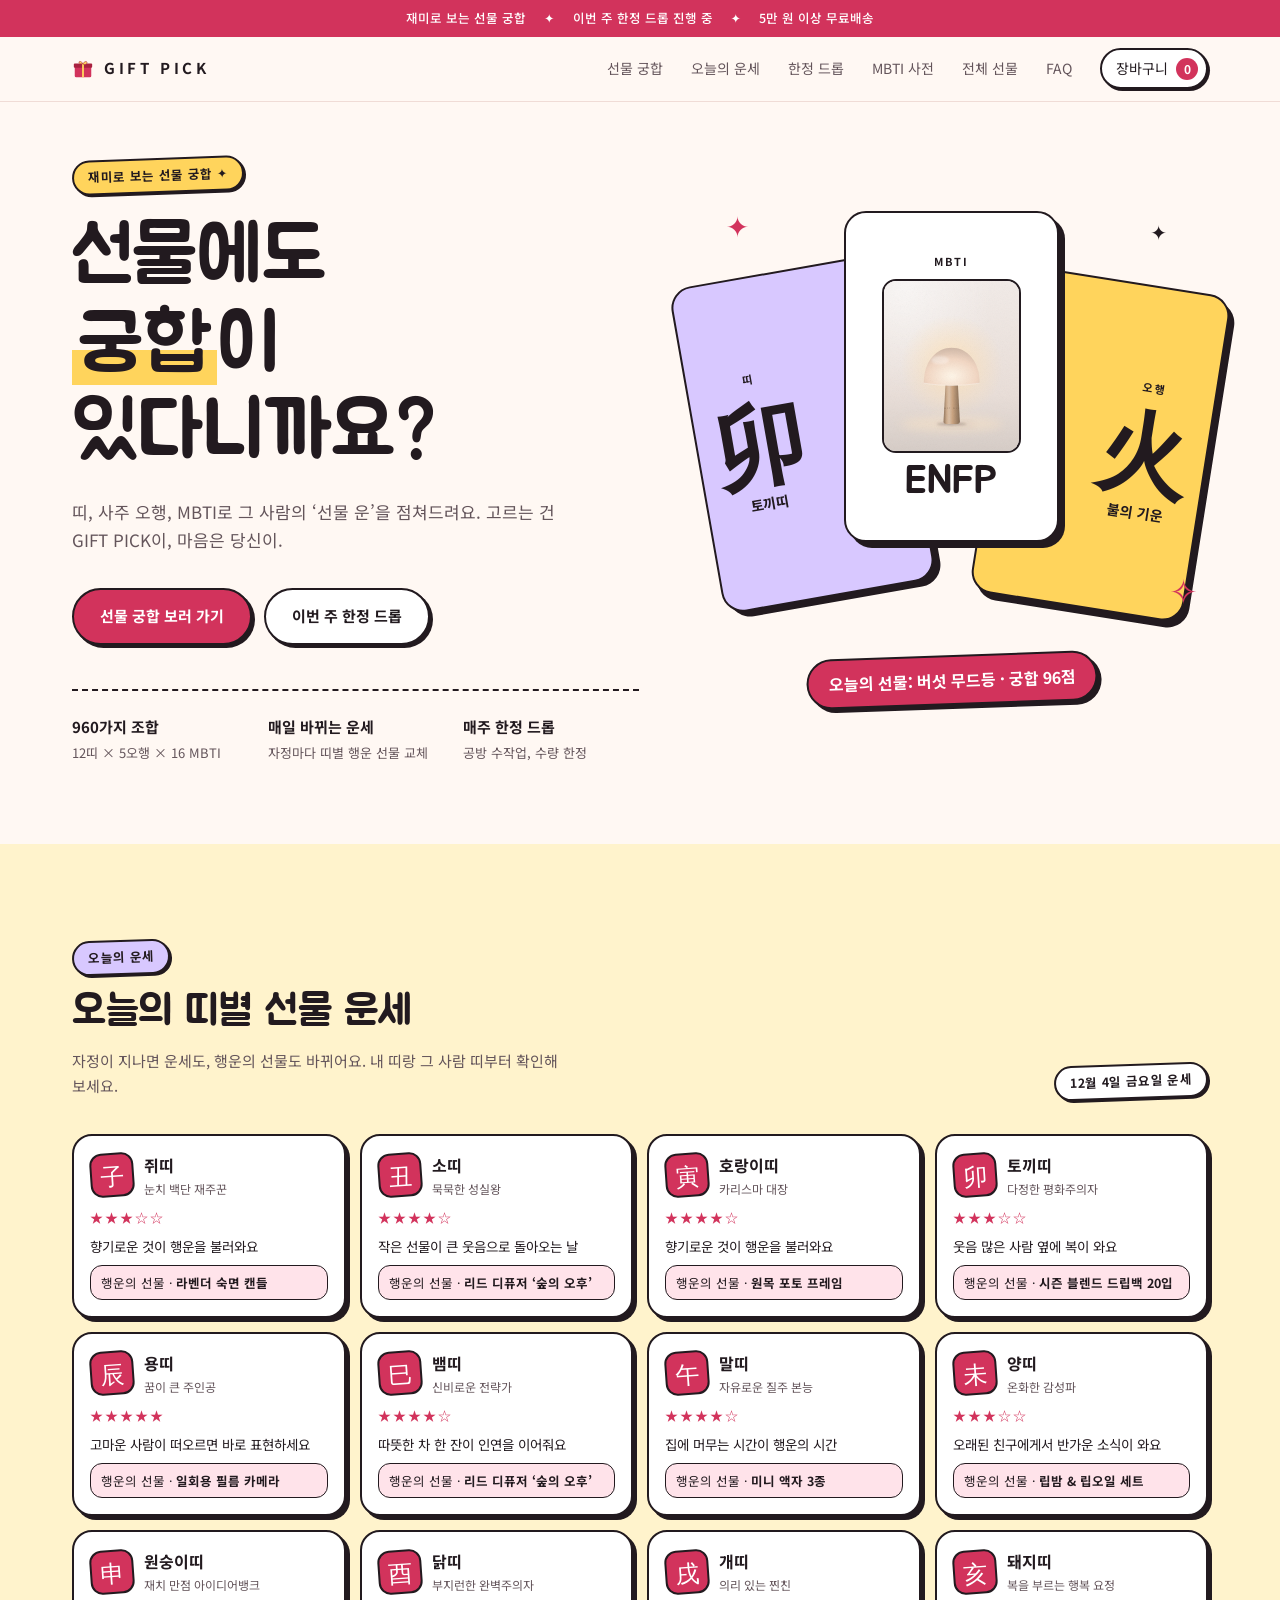
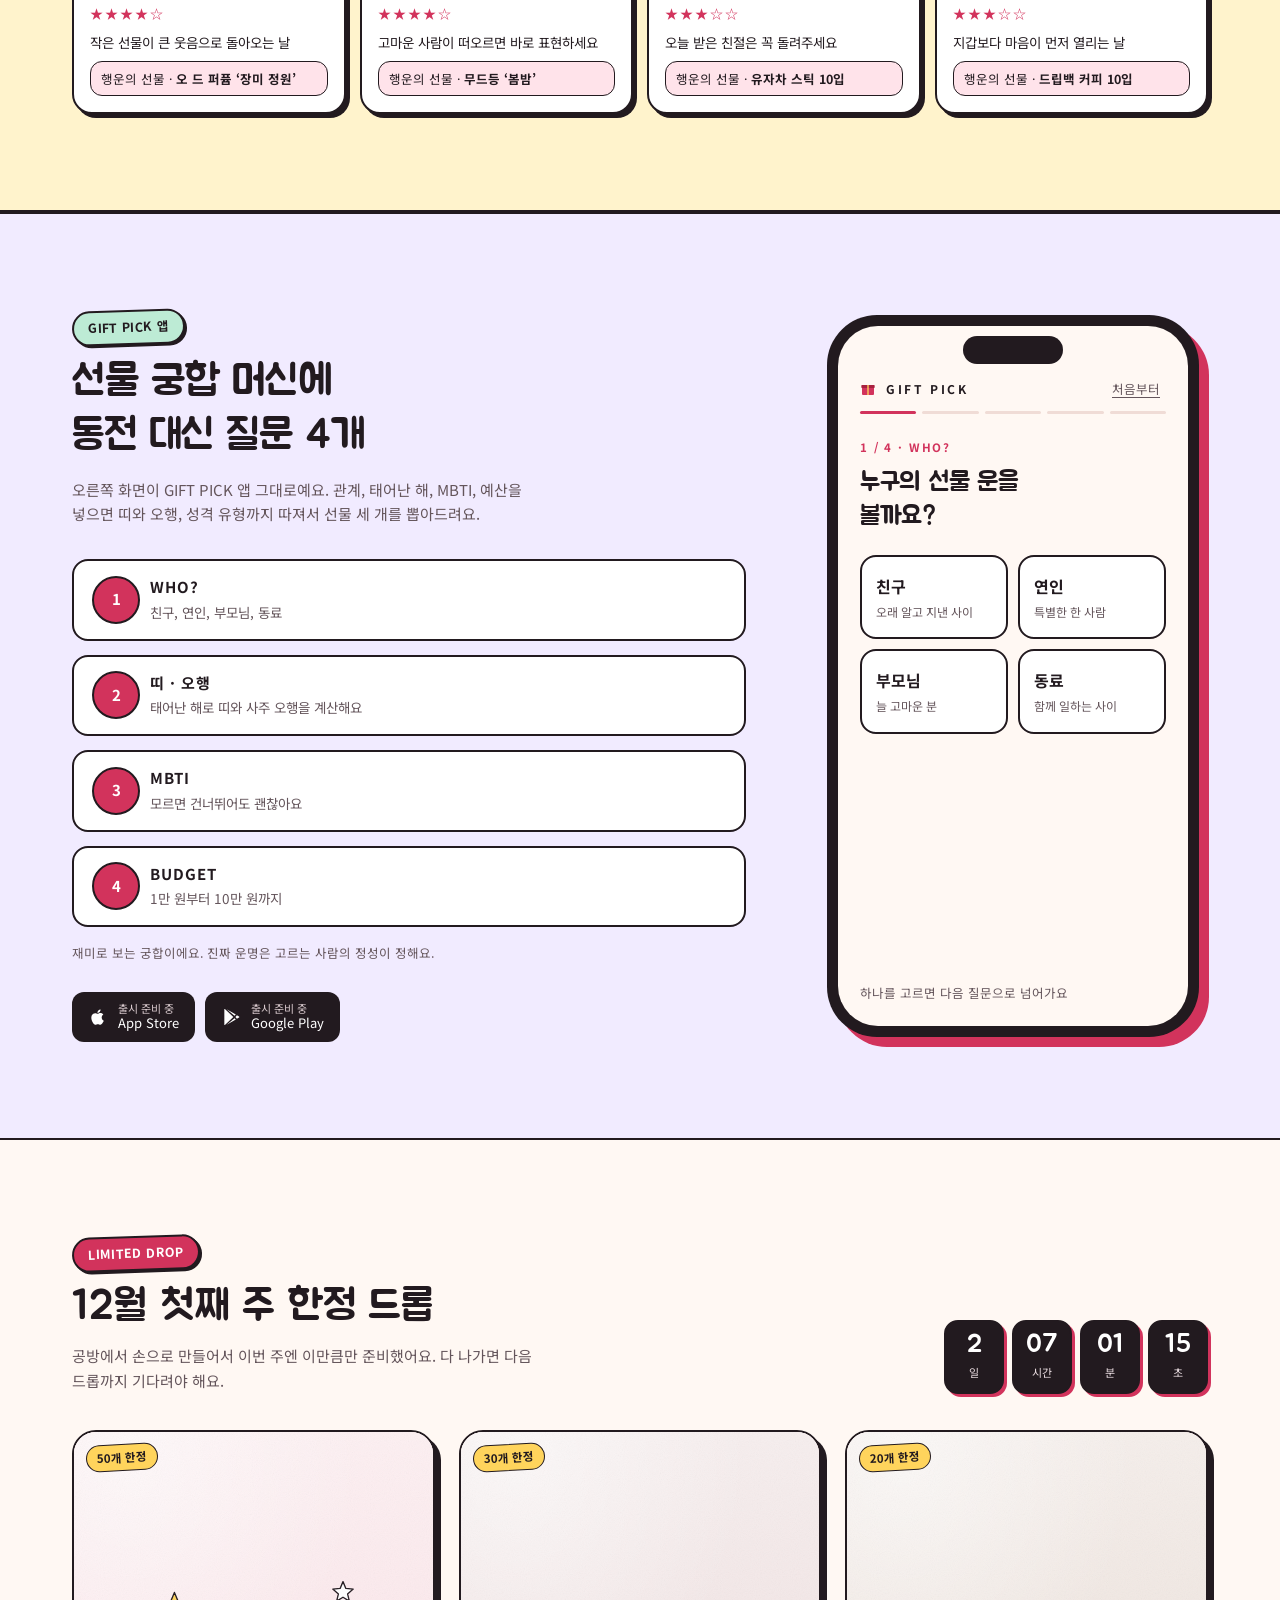
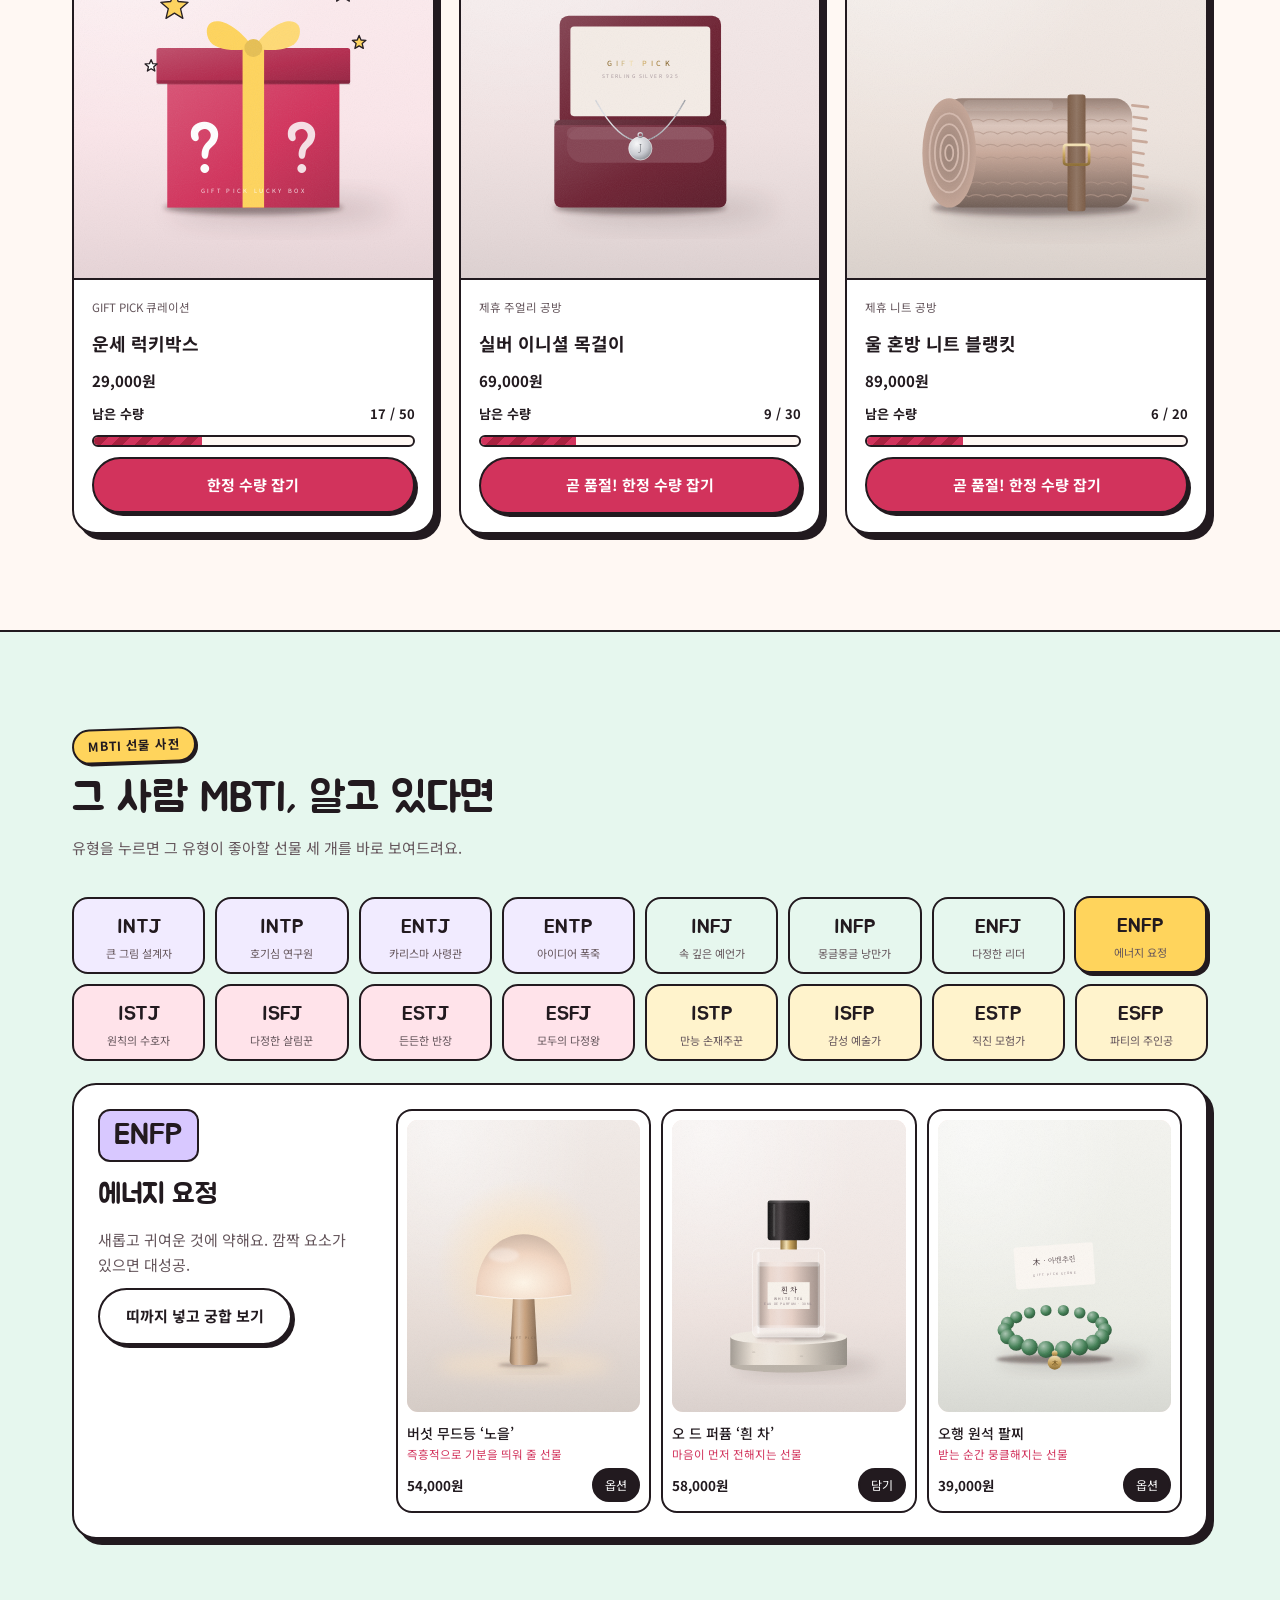
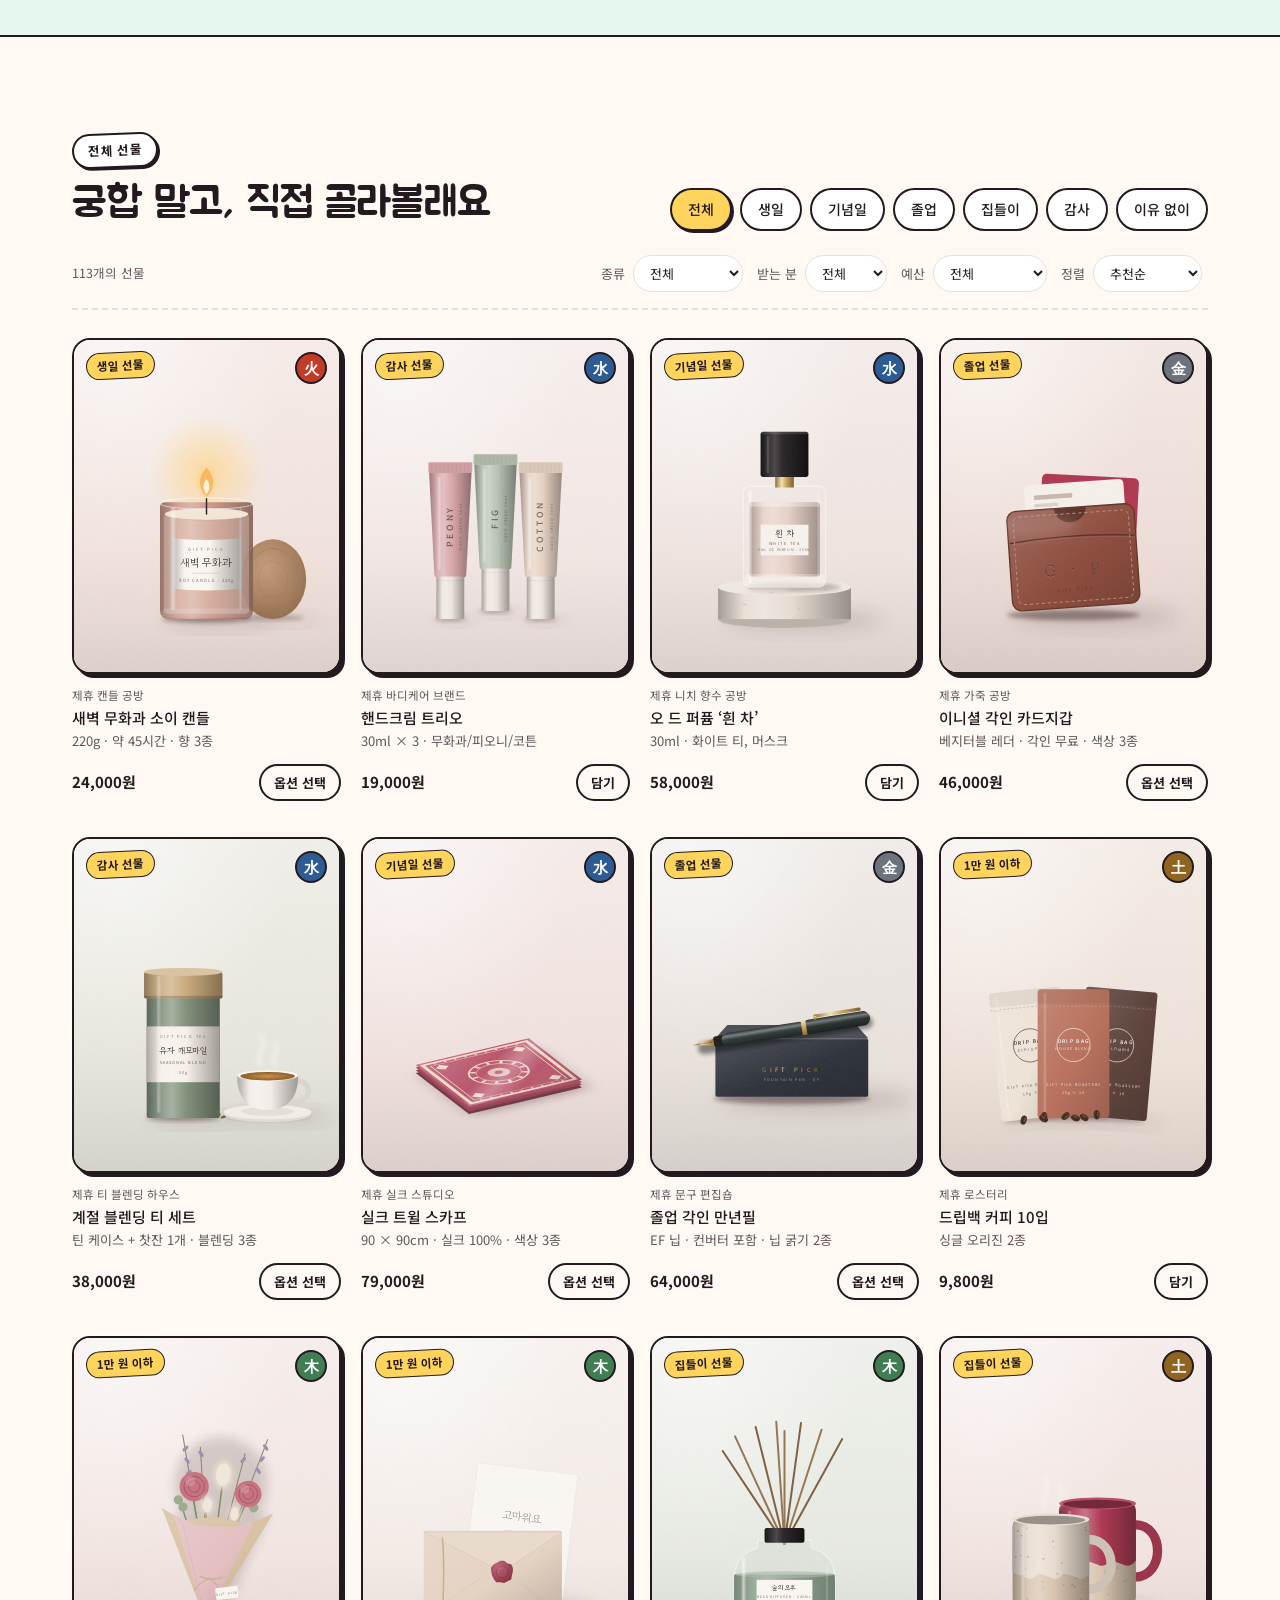
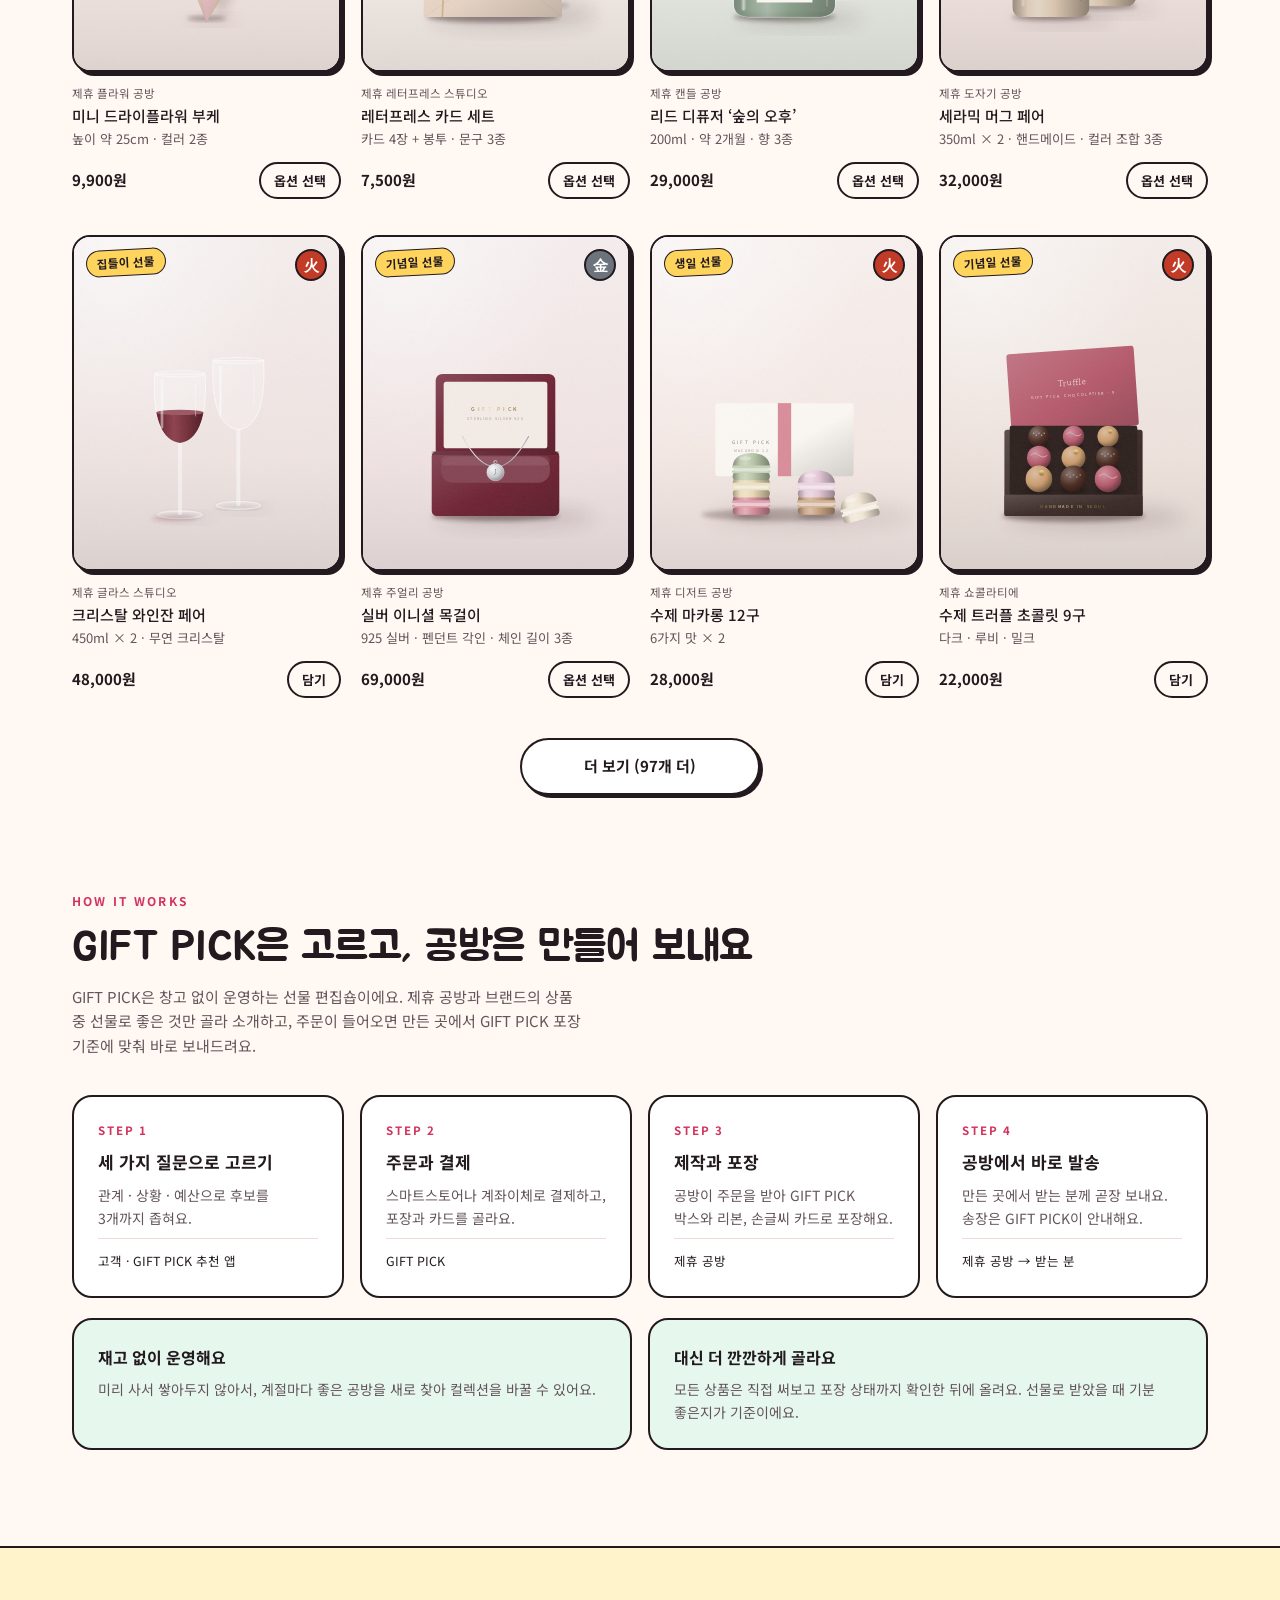
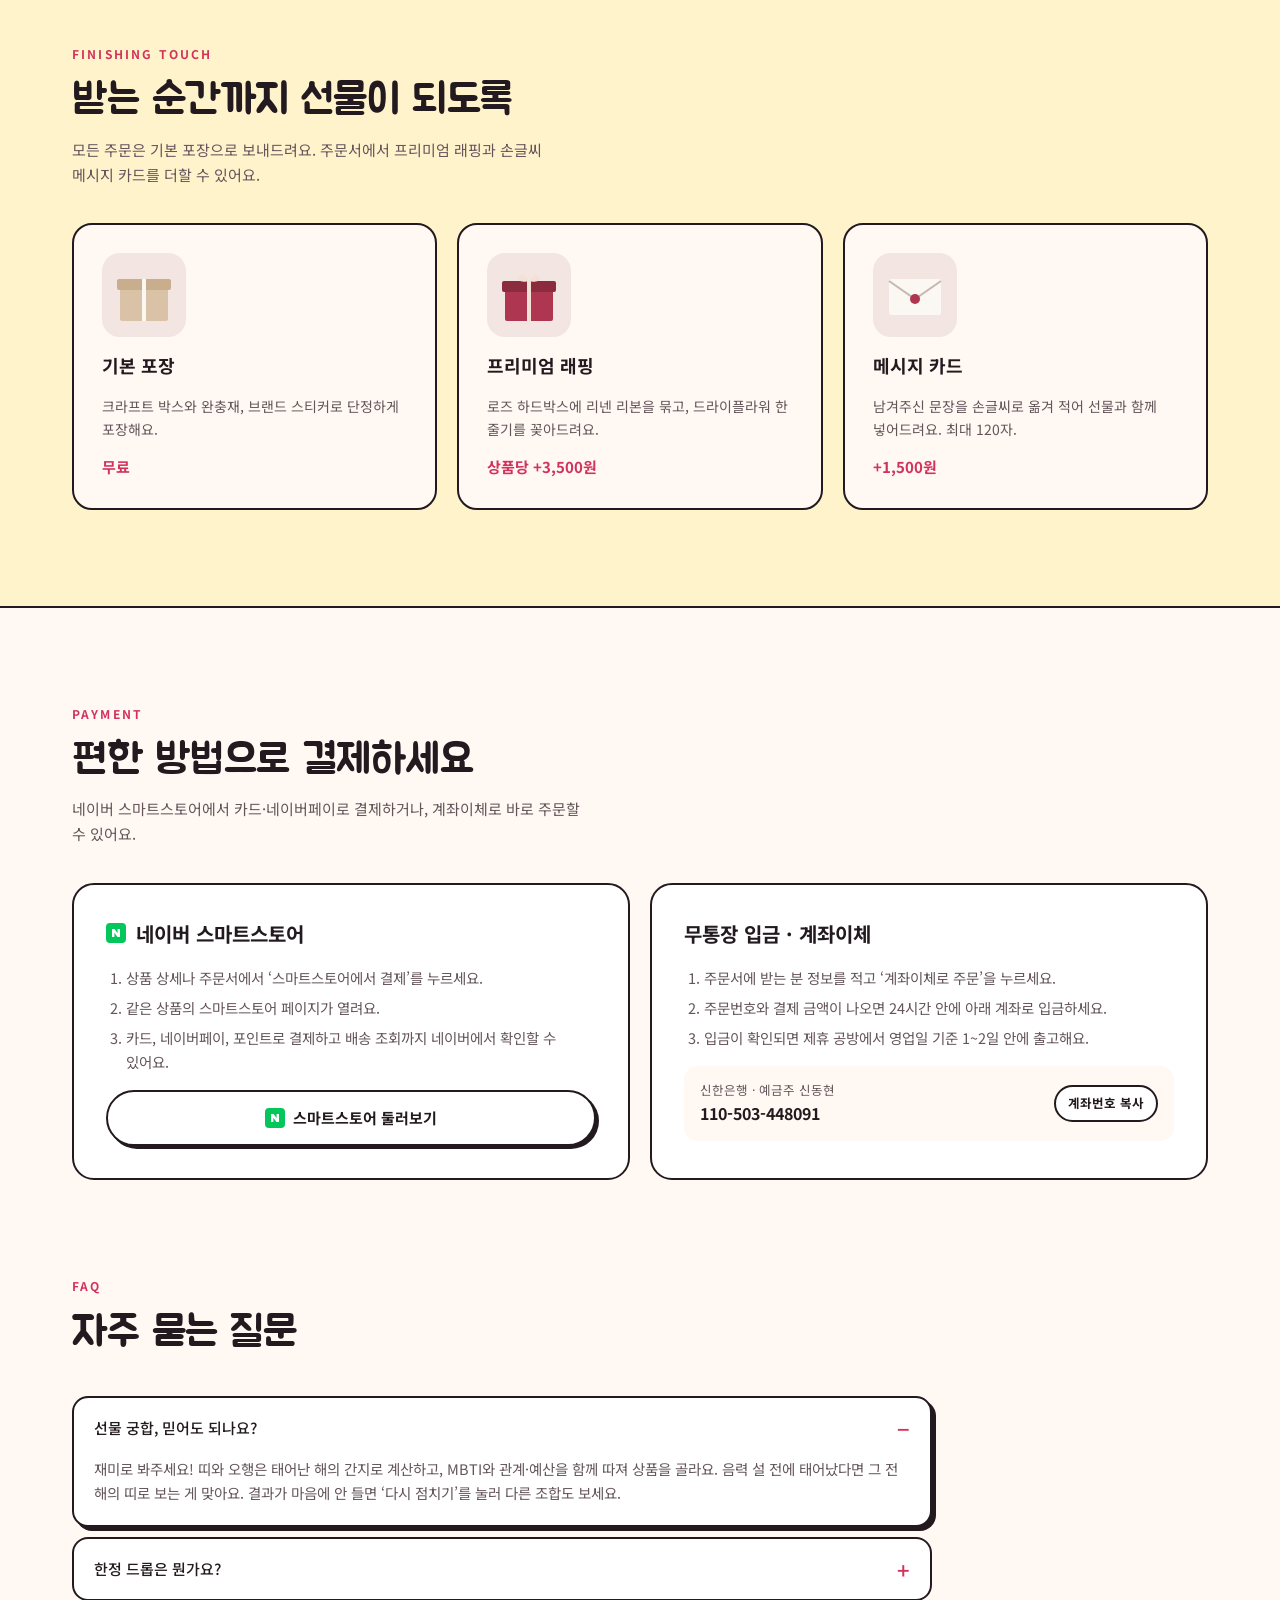
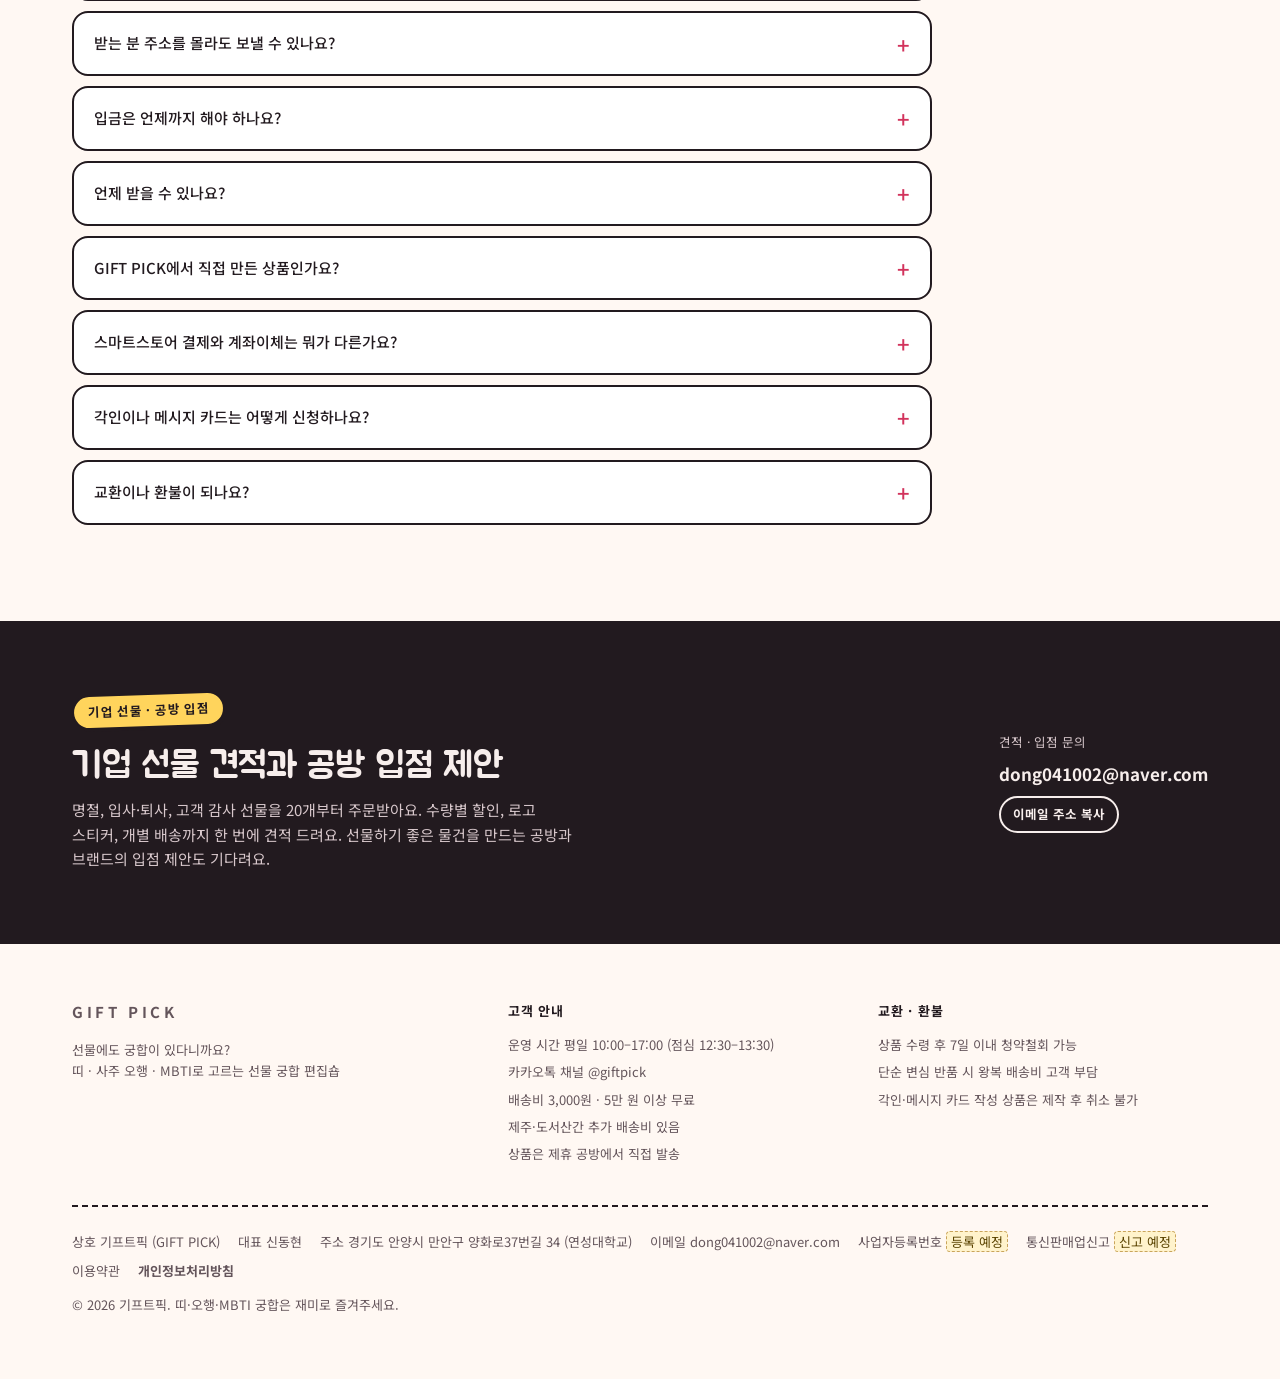
<file: index.html>
<!doctype html>
<html lang="ko">
<head>
<meta charset="utf-8">
<meta name="viewport" content="width=device-width, initial-scale=1, viewport-fit=cover">
<title>GIFT PICK · 선물 궁합 편집숍</title>
<meta name="description" content="띠, 사주 오행, MBTI로 그 사람의 선물 운을 점쳐 어울리는 선물을 골라주는 선물 궁합 편집숍 GIFT PICK.">
<meta name="theme-color" content="#D2335C">
<meta property="og:type" content="website">
<meta property="og:title" content="GIFT PICK · 선물에도 궁합이 있다니까요?">
<meta property="og:description" content="띠 · 사주 오행 · MBTI로 고르는 선물 궁합 편집숍">
<meta property="og:image" content="assets/icons/icon-512.png">
<link rel="icon" href="assets/icons/icon.svg" type="image/svg+xml">
<link rel="icon" href="assets/icons/icon-192.png" type="image/png" sizes="192x192">
<link rel="apple-touch-icon" href="assets/icons/apple-touch-icon.png">
<link rel="manifest" href="manifest.webmanifest">
<meta name="apple-mobile-web-app-capable" content="yes">
<meta name="mobile-web-app-capable" content="yes">
<meta name="apple-mobile-web-app-title" content="GIFT PICK">
<meta name="apple-mobile-web-app-status-bar-style" content="default">
<link rel="preconnect" href="https://fonts.googleapis.com">
<link rel="preconnect" href="https://fonts.gstatic.com" crossorigin>
<link rel="stylesheet" href="https://fonts.googleapis.com/css2?family=Gowun+Batang:wght@400;700&family=Jua&family=Noto+Sans+KR:wght@400;500;700&display=swap">
<link rel="stylesheet" href="assets/css/style.css">
</head>
<body>
<svg width="0" height="0" style="position:absolute" aria-hidden="true" focusable="false"><defs>
  <filter id="gpB3" x="-50%" y="-50%" width="200%" height="200%"><feGaussianBlur stdDeviation="3"/></filter>
  <filter id="gpB8" x="-50%" y="-50%" width="200%" height="200%"><feGaussianBlur stdDeviation="8"/></filter>
  <filter id="gpB16" x="-50%" y="-50%" width="200%" height="200%"><feGaussianBlur stdDeviation="14"/></filter>
  <filter id="gpGrain" x="0" y="0" width="100%" height="100%"><feTurbulence type="fractalNoise" baseFrequency=".85" numOctaves="2" stitchTiles="stitch"/><feColorMatrix type="saturate" values="0"/><feComponentTransfer><feFuncA type="table" tableValues="0 .08"/></feComponentTransfer></filter>
  <linearGradient id="gpSpec" x1="0" x2="1"><stop offset="0" stop-color="#fff" stop-opacity="0"/><stop offset=".5" stop-color="#fff" stop-opacity=".8"/><stop offset="1" stop-color="#fff" stop-opacity="0"/></linearGradient>
  <linearGradient id="gpGold" x1="0" y1="0" x2="0" y2="1"><stop offset="0" stop-color="#F3E2B5"/><stop offset=".5" stop-color="#C9A45C"/><stop offset="1" stop-color="#8E6E34"/></linearGradient>
  <linearGradient id="gpGoldH" x1="0" x2="1"><stop offset="0" stop-color="#8E6E34"/><stop offset=".35" stop-color="#F3E2B5"/><stop offset=".6" stop-color="#C9A45C"/><stop offset="1" stop-color="#7A5C2A"/></linearGradient>
  <linearGradient id="gpBlack" x1="0" x2="1"><stop offset="0" stop-color="#111"/><stop offset=".3" stop-color="#4A4446"/><stop offset=".45" stop-color="#2A2527"/><stop offset="1" stop-color="#0C0B0B"/></linearGradient>
</defs></svg>

<div class="notice"><div class="wrap"><span>재미로 보는 선물 궁합</span><span aria-hidden="true">✦</span><span>이번 주 한정 드롭 진행 중</span><span aria-hidden="true">✦</span><span>5만 원 이상 무료배송</span></div></div>

<header class="top">
  <div class="wrap">
    <a class="logo" href="#top" aria-label="GIFT PICK 홈">
      <svg viewBox="0 0 24 24" aria-hidden="true"><rect x="3" y="9" width="18" height="12" rx="1.5" fill="#D2335C"/><rect x="2" y="6" width="20" height="4.5" rx="1" fill="#A8213F"/><rect x="11" y="6" width="2" height="15" fill="#FFD45C"/><path d="M12 6C9.5 2.5 6.5 3.5 8 5.6 8.8 6.6 11 6.3 12 6ZM12 6c2.5-3.5 5.5-2.5 4 .4-.8 1-3 .7-4 .4Z" fill="#FFD45C" stroke="#A8213F" stroke-width=".6"/></svg>
      GIFT PICK
    </a>
    <nav class="main" aria-label="주요 메뉴">
      <a href="#app">선물 궁합</a>
      <a href="#luck">오늘의 운세</a>
      <a href="#drop">한정 드롭</a>
      <a href="#mbti">MBTI 사전</a>
      <a href="#collection">전체 선물</a>
      <a href="#faq">FAQ</a>
    </nav>
    <button class="cart-btn" id="openCart" type="button" aria-label="장바구니 열기">장바구니 <span class="badge" id="cartCount">0</span></button>
  </div>
</header>

<main id="top">
  <section class="hero">
    <div class="wrap">
      <div>
        <span class="sticker s-butter">재미로 보는 선물 궁합 ✦</span>
        <h1>선물에도<br><mark>궁합</mark>이 있다니까요?</h1>
        <p class="lead">띠, 사주 오행, MBTI로 그 사람의 ‘선물 운’을 점쳐드려요. 고르는 건 GIFT PICK이, 마음은 당신이.</p>
        <div class="cta-row">
          <a class="btn btn-rose" href="#app">선물 궁합 보러 가기</a>
          <a class="btn btn-ghost" href="#drop">이번 주 한정 드롭</a>
        </div>
        <div class="facts">
          <div><b>960가지 조합</b><span>12띠 × 5오행 × 16 MBTI</span></div>
          <div><b>매일 바뀌는 운세</b><span>자정마다 띠별 행운 선물 교체</span></div>
          <div><b>매주 한정 드롭</b><span>공방 수작업, 수량 한정</span></div>
        </div>
      </div>
      <div class="tarot" aria-hidden="true">
        <div class="tc tc1"><span class="tc-k">띠</span><b class="tc-h">卯</b><span>토끼띠</span></div>
        <div class="tc tc3"><span class="tc-k">오행</span><b class="tc-h">火</b><span>불의 기운</span></div>
        <div class="tc tc2"><span class="tc-k">MBTI</span><div class="mini" id="heroMini"></div><b class="tc-m">ENFP</b></div>
        <div class="tc-result">오늘의 선물: 버섯 무드등 · 궁합 96점</div>
        <span class="star st1">✦</span><span class="star st2">✦</span><span class="star st3">✧</span>
      </div>
    </div>
  </section>

  <section class="sec luck-sec" id="luck">
    <div class="wrap">
      <div class="sec-head">
        <div>
          <span class="sticker s-lilac">오늘의 운세</span>
          <h2>오늘의 띠별 선물 운세</h2>
          <p>자정이 지나면 운세도, 행운의 선물도 바뀌어요. 내 띠랑 그 사람 띠부터 확인해 보세요.</p>
        </div>
        <div id="luckDate"></div>
      </div>
      <div class="luck-grid" id="luckGrid"></div>
    </div>
  </section>

  <section class="app-sec" id="app">
    <div class="wrap">
      <div class="app-copy">
        <span class="sticker s-mint">GIFT PICK 앱</span>
        <h2 class="h2">선물 궁합 머신에<br>동전 대신 질문 4개</h2>
        <p>오른쪽 화면이 GIFT PICK 앱 그대로예요. 관계, 태어난 해, MBTI, 예산을 넣으면 띠와 오행, 성격 유형까지 따져서 선물 세 개를 뽑아드려요.</p>
        <ol class="steps">
          <li><div><b>WHO?</b><span>친구, 연인, 부모님, 동료</span></div></li>
          <li><div><b>띠 · 오행</b><span>태어난 해로 띠와 사주 오행을 계산해요</span></div></li>
          <li><div><b>MBTI</b><span>모르면 건너뛰어도 괜찮아요</span></div></li>
          <li><div><b>BUDGET</b><span>1만 원부터 10만 원까지</span></div></li>
        </ol>
        <p class="hint" style="margin-top:16px">재미로 보는 궁합이에요. 진짜 운명은 고르는 사람의 정성이 정해요.</p>
        <div class="stores">
          <button class="store" type="button" data-store="App Store"><svg viewBox="0 0 24 24" aria-hidden="true"><path fill="#fff" d="M16.4 12.6c0-2.3 1.9-3.4 2-3.5-1.1-1.6-2.8-1.8-3.4-1.8-1.4-.1-2.8.9-3.5.9-.7 0-1.8-.9-3-.8-1.5 0-3 .9-3.8 2.3-1.6 2.8-.4 7 1.2 9.3.8 1.1 1.7 2.4 2.9 2.3 1.2 0 1.6-.7 3-.7s1.8.7 3 .7c1.3 0 2.1-1.1 2.8-2.3.9-1.3 1.3-2.6 1.3-2.6s-2.5-1-2.5-3.8ZM14.1 5.8c.6-.8 1.1-1.8 1-2.9-.9 0-2.1.6-2.7 1.4-.6.7-1.1 1.8-1 2.8 1 .1 2.1-.5 2.7-1.3Z"/></svg><span><small>출시 준비 중</small>App Store</span></button>
          <button class="store" type="button" data-store="Google Play"><svg viewBox="0 0 24 24" aria-hidden="true"><path fill="#fff" d="M4 2.8v18.4c0 .4.4.6.7.4l10.1-9.6L4.7 2.4c-.3-.2-.7 0-.7.4Zm12.2 7.8L6.8 2.7l11 6.3-1.6 1.6Zm0 2.8 1.6 1.6-11 6.3 9.4-7.9Zm2.9-3.6 2.5 1.5c.5.3.5 1.1 0 1.4l-2.5 1.5-1.8-2.2 1.8-2.2Z"/></svg><span><small>출시 준비 중</small>Google Play</span></button>
        </div>
      </div>
      <div class="phone" aria-label="GIFT PICK 앱 화면">
        <div class="screen">
          <div class="island" aria-hidden="true"></div>
          <div class="app-head">
            <span class="logo"><svg viewBox="0 0 24 24" aria-hidden="true"><rect x="3" y="9" width="18" height="12" rx="1.5" fill="#D2335C"/><rect x="2" y="6" width="20" height="4.5" rx="1" fill="#A8213F"/><rect x="11" y="6" width="2" height="15" fill="#FFD45C"/></svg>GIFT PICK</span>
            <button class="app-restart" type="button" id="appRestart">처음부터</button>
          </div>
          <div class="progress" id="appProgress" aria-hidden="true"><span></span><span></span><span></span><span></span><span></span></div>
          <div class="app-body" id="appBody" aria-live="polite"></div>
          <div class="app-foot" id="appFoot"></div>
        </div>
      </div>
    </div>
  </section>

  <section class="sec drop-sec" id="drop">
    <div class="wrap">
      <div class="sec-head">
        <div>
          <span class="sticker s-rose">LIMITED DROP</span>
          <h2 id="dropTitle">이번 주 한정 드롭</h2>
          <p>공방에서 손으로 만들어서 이번 주엔 이만큼만 준비했어요. 다 나가면 다음 드롭까지 기다려야 해요.</p>
        </div>
        <div class="countdown" id="countdown" role="timer" aria-label="이번 드롭 마감까지 남은 시간"></div>
      </div>
      <div class="drop-grid" id="dropGrid"></div>
    </div>
  </section>

  <section class="sec mbti-sec" id="mbti">
    <div class="wrap">
      <div class="sec-head">
        <div>
          <span class="sticker s-butter">MBTI 선물 사전</span>
          <h2>그 사람 MBTI, 알고 있다면</h2>
          <p>유형을 누르면 그 유형이 좋아할 선물 세 개를 바로 보여드려요.</p>
        </div>
      </div>
      <div class="mbti-grid" id="mbtiGrid" role="group" aria-label="MBTI 유형 고르기"></div>
      <div class="mbti-panel" id="mbtiPanel" aria-live="polite"></div>
    </div>
  </section>

  <section class="sec" id="collection">
    <div class="wrap">
      <div class="sec-head">
        <div>
          <span class="sticker s-white">전체 선물</span>
          <h2>궁합 말고, 직접 골라볼래요</h2>
        </div>
        <div class="filters" id="filters" role="group" aria-label="상황별로 보기"></div>
      </div>
      <div class="toolbar">
        <span id="fCount" class="hint"></span>
        <div class="tb-sel">
          <label for="fCat">종류</label>
          <select id="fCat"><option>전체</option><option>향기</option><option>뷰티·바디</option><option>리빙</option><option>푸드</option><option>패션·잡화</option><option>문구·취미</option><option>플라워·식물</option></select>
          <label for="fRel">받는 분</label>
          <select id="fRel"><option>전체</option><option>친구</option><option>연인</option><option>부모님</option><option>동료</option></select>
          <label for="fBud">예산</label>
          <select id="fBud"><option value="0">전체</option><option value="10000">1만 원 이하</option><option value="30000">3만 원 이하</option><option value="50000">5만 원 이하</option><option value="100000">10만 원 이하</option></select>
          <label for="fSort">정렬</label>
          <select id="fSort"><option value="rec">추천순</option><option value="new">신상품순</option><option value="low">낮은 가격순</option><option value="high">높은 가격순</option></select>
        </div>
      </div>
      <div class="grid" id="grid"></div>
      <div class="more-row"><button class="btn btn-ghost" type="button" id="moreBtn">더 보기</button></div>
    </div>
  </section>

  <section class="sec" id="how" style="padding-top:0">
    <div class="wrap">
      <div class="sec-head">
        <div>
          <div class="eyebrow">How it works</div>
          <h2>GIFT PICK은 고르고, 공방은 만들어 보내요</h2>
          <p>GIFT PICK은 창고 없이 운영하는 선물 편집숍이에요. 제휴 공방과 브랜드의 상품 중 선물로 좋은 것만 골라 소개하고, 주문이 들어오면 만든 곳에서 GIFT PICK 포장 기준에 맞춰 바로 보내드려요.</p>
        </div>
      </div>
      <ol class="flow">
        <li><b>세 가지 질문으로 고르기</b><span>관계 · 상황 · 예산으로 후보를 3개까지 좁혀요.</span><span class="who-does">고객 · GIFT PICK 추천 앱</span></li>
        <li><b>주문과 결제</b><span>스마트스토어나 계좌이체로 결제하고, 포장과 카드를 골라요.</span><span class="who-does">GIFT PICK</span></li>
        <li><b>제작과 포장</b><span>공방이 주문을 받아 GIFT PICK 박스와 리본, 손글씨 카드로 포장해요.</span><span class="who-does">제휴 공방</span></li>
        <li><b>공방에서 바로 발송</b><span>만든 곳에서 받는 분께 곧장 보내요. 송장은 GIFT PICK이 안내해요.</span><span class="who-does">제휴 공방 → 받는 분</span></li>
      </ol>
      <div class="model">
        <div><h3>재고 없이 운영해요</h3><p>미리 사서 쌓아두지 않아서, 계절마다 좋은 공방을 새로 찾아 컬렉션을 바꿀 수 있어요.</p></div>
        <div><h3>대신 더 깐깐하게 골라요</h3><p>모든 상품은 직접 써보고 포장 상태까지 확인한 뒤에 올려요. 선물로 받았을 때 기분 좋은지가 기준이에요.</p></div>
      </div>
    </div>
  </section>

  <section class="sec wrap-sec" id="wrapping">
    <div class="wrap">
      <div class="sec-head">
        <div>
          <div class="eyebrow">Finishing touch</div>
          <h2>받는 순간까지 선물이 되도록</h2>
          <p>모든 주문은 기본 포장으로 보내드려요. 주문서에서 프리미엄 래핑과 손글씨 메시지 카드를 더할 수 있어요.</p>
        </div>
      </div>
      <div class="wrap-grid">
        <div class="w-item">
          <svg viewBox="0 0 84 84" aria-hidden="true"><rect width="84" height="84" rx="18" fill="#F2E5E2"/><rect x="18" y="34" width="48" height="34" rx="2" fill="#D9C2A5"/><rect x="15" y="26" width="54" height="11" rx="2" fill="#C9AE8E"/><rect x="40" y="26" width="4" height="42" fill="#FBF7F2"/></svg>
          <h3>기본 포장</h3>
          <p>크라프트 박스와 완충재, 브랜드 스티커로 단정하게 포장해요.</p>
          <span class="w-price">무료</span>
        </div>
        <div class="w-item">
          <svg viewBox="0 0 84 84" aria-hidden="true"><rect width="84" height="84" rx="18" fill="#F2E5E2"/><rect x="18" y="36" width="48" height="32" rx="2" fill="#AE3650"/><rect x="15" y="28" width="54" height="11" rx="2" fill="#8C2A3E"/><rect x="40" y="28" width="4" height="40" fill="#F3E1D6"/><path d="M42 28c-6-9-13-6-10-1 1.5 2.4 7 1.8 10 1Zm0 0c6-9 13-6 10-1-1.5 2.4-7 1.8-10 1Z" fill="#F3E1D6"/></svg>
          <h3>프리미엄 래핑</h3>
          <p>로즈 하드박스에 리넨 리본을 묶고, 드라이플라워 한 줄기를 꽂아드려요.</p>
          <span class="w-price">상품당 +3,500원</span>
        </div>
        <div class="w-item">
          <svg viewBox="0 0 84 84" aria-hidden="true"><rect width="84" height="84" rx="18" fill="#F2E5E2"/><rect x="16" y="26" width="52" height="36" rx="2" fill="#FBF7F2"/><path d="M16 28 42 46 68 28" fill="none" stroke="#C9B6B0" stroke-width="2"/><circle cx="42" cy="46" r="5" fill="#AE3650"/></svg>
          <h3>메시지 카드</h3>
          <p>남겨주신 문장을 손글씨로 옮겨 적어 선물과 함께 넣어드려요. 최대 120자.</p>
          <span class="w-price">+1,500원</span>
        </div>
      </div>
    </div>
  </section>

  <section class="sec" id="payment">
    <div class="wrap">
      <div class="sec-head">
        <div>
          <div class="eyebrow">Payment</div>
          <h2>편한 방법으로 결제하세요</h2>
          <p>네이버 스마트스토어에서 카드·네이버페이로 결제하거나, 계좌이체로 바로 주문할 수 있어요.</p>
        </div>
      </div>
      <div class="pay-grid">
        <div class="pay-card">
          <h3><span class="nv-mark" aria-hidden="true"><svg viewBox="0 0 10 10"><path d="M1 1h2.6l3 4.3V1H9v8H6.4l-3-4.3V9H1z" fill="#fff"/></svg></span>네이버 스마트스토어</h3>
          <ol>
            <li>상품 상세나 주문서에서 ‘스마트스토어에서 결제’를 누르세요.</li>
            <li>같은 상품의 스마트스토어 페이지가 열려요.</li>
            <li>카드, 네이버페이, 포인트로 결제하고 배송 조회까지 네이버에서 확인할 수 있어요.</li>
          </ol>
          <a class="btn btn-nv" id="storeLink" href="#" target="_blank" rel="noopener"><span class="nv-mark" aria-hidden="true"><svg viewBox="0 0 10 10"><path d="M1 1h2.6l3 4.3V1H9v8H6.4l-3-4.3V9H1z" fill="#fff"/></svg></span>스마트스토어 둘러보기</a>
        </div>
        <div class="pay-card">
          <h3>무통장 입금 · 계좌이체</h3>
          <ol>
            <li>주문서에 받는 분 정보를 적고 ‘계좌이체로 주문’을 누르세요.</li>
            <li id="depositRule">주문번호와 결제 금액이 나오면 24시간 안에 아래 계좌로 입금하세요.</li>
            <li>입금이 확인되면 제휴 공방에서 영업일 기준 1~2일 안에 출고해요.</li>
          </ol>
          <div class="acct">
            <div><div class="hint" id="bankName"></div><code id="bankAcct"></code></div>
            <button class="copy" type="button" data-copy="acct">계좌번호 복사</button>
          </div>
        </div>
      </div>
    </div>
  </section>

  <section class="sec" id="faq" style="padding-top:0">
    <div class="wrap">
      <div class="sec-head"><div><div class="eyebrow">FAQ</div><h2>자주 묻는 질문</h2></div></div>
      <div class="faq">
        <details open><summary>선물 궁합, 믿어도 되나요?</summary><p>재미로 봐주세요! 띠와 오행은 태어난 해의 간지로 계산하고, MBTI와 관계·예산을 함께 따져 상품을 골라요. 음력 설 전에 태어났다면 그 전 해의 띠로 보는 게 맞아요. 결과가 마음에 안 들면 ‘다시 점치기’를 눌러 다른 조합도 보세요.</p></details>
        <details><summary>한정 드롭은 뭔가요?</summary><p>제휴 공방이 그 주에 만들 수 있는 만큼만 파는 상품이에요. 매주 일요일 밤 12시에 마감하고, 수량이 다 나가면 다음 드롭까지 기다려야 해요. 운세 럭키박스는 드롭에서만 살 수 있어요.</p></details>
        <details><summary>받는 분 주소를 몰라도 보낼 수 있나요?</summary><p>네. 주문서에서 ‘주소를 몰라요’를 고르고 받는 분 이름과 연락처만 적어주세요. 입금이 확인되면 GIFT PICK이 받는 분께 문자로 선물 소식을 전하고 주소를 받아 보내드려요. 받는 분이 3일 안에 주소를 남기지 않으면 보내는 분께 먼저 연락드려요.</p></details>
        <details><summary>입금은 언제까지 해야 하나요?</summary><p>주문 후 24시간 안에 주문서에 적은 입금자명으로 입금해 주세요. 기한이 지나면 주문이 자동으로 취소돼요. 입금자명이 다르면 카카오톡 채널로 주문번호를 알려주세요.</p></details>
        <details><summary>언제 받을 수 있나요?</summary><p>입금·결제 확인 후 영업일 기준 1~2일 안에 출고하고, 보통 출고 다음 날 도착해요. 제주·도서산간은 1~2일 더 걸릴 수 있어요. 상품마다 만든 공방에서 따로 출발해서, 여러 개를 주문하면 따로 도착할 수 있어요. 날짜를 맞춰야 하는 선물은 배송 메모에 희망일을 적어주세요.</p></details>
        <details><summary>GIFT PICK에서 직접 만든 상품인가요?</summary><p>아니요. GIFT PICK은 제휴 공방과 브랜드의 상품을 골라 소개하고 판매하는 편집숍이에요. 상품은 만든 곳에서 GIFT PICK 포장 기준에 맞춰 직접 보내고, 주문·교환·환불 안내는 GIFT PICK이 맡아요.</p></details>
        <details><summary>스마트스토어 결제와 계좌이체는 뭐가 다른가요?</summary><p>스마트스토어는 카드·네이버페이·포인트로 결제하고 네이버에서 배송 조회까지 할 수 있어요. 계좌이체는 이 사이트에서 바로 주문하고, 주소를 몰라도 보내기와 손글씨 메시지 카드를 함께 신청할 수 있어요.</p></details>
        <details><summary>각인이나 메시지 카드는 어떻게 신청하나요?</summary><p>각인 문구는 주문서의 ‘배송 메모 · 각인 문구’ 칸에, 카드 내용은 ‘메시지 카드 넣기’를 켜고 적어주세요. 적은 문장을 손글씨로 옮겨 적어 선물과 함께 넣어드려요.</p></details>
        <details><summary>교환이나 환불이 되나요?</summary><p>상품을 받은 날로부터 7일 안에 청약철회를 신청할 수 있어요. 단순 변심이면 왕복 배송비는 고객님이 부담해요. 각인 상품과 메시지 카드를 작성한 주문은 제작이 시작된 뒤에는 취소할 수 없어요.</p></details>
      </div>
    </div>
  </section>

  <section class="biz" id="business">
    <div class="wrap">
      <div>
        <span class="sticker s-butter">기업 선물 · 공방 입점</span>
        <h2>기업 선물 견적과 공방 입점 제안</h2>
        <p>명절, 입사·퇴사, 고객 감사 선물을 20개부터 주문받아요. 수량별 할인, 로고 스티커, 개별 배송까지 한 번에 견적 드려요. 선물하기 좋은 물건을 만드는 공방과 브랜드의 입점 제안도 기다려요.</p>
      </div>
      <div class="biz-contact">
        <span class="biz-k">견적 · 입점 문의</span>
        <code id="bizEmail"></code>
        <button class="copy" type="button" data-copy="email">이메일 주소 복사</button>
      </div>
    </div>
  </section>
</main>

<footer>
  <div class="wrap">
    <div>
      <a class="logo" href="#top" style="margin-bottom:14px">GIFT PICK</a>
      <p style="margin:12px 0 0">선물에도 궁합이 있다니까요?<br>띠 · 사주 오행 · MBTI로 고르는 선물 궁합 편집숍</p>
    </div>
    <div>
      <h4>고객 안내</h4>
      <ul>
        <li>운영 시간 평일 10:00–17:00 (점심 12:30–13:30)</li>
        <li>카카오톡 채널 <span id="kakaoId"></span></li>
        <li>배송비 3,000원 · 5만 원 이상 무료</li>
        <li>제주·도서산간 추가 배송비 있음</li>
        <li>상품은 제휴 공방에서 직접 발송</li>
      </ul>
    </div>
    <div>
      <h4>교환 · 환불</h4>
      <ul>
        <li>상품 수령 후 7일 이내 청약철회 가능</li>
        <li>단순 변심 반품 시 왕복 배송비 고객 부담</li>
        <li>각인·메시지 카드 작성 상품은 제작 후 취소 불가</li>
      </ul>
    </div>
    <div class="legal">
      <span>상호 기프트픽 (GIFT PICK)</span>
      <span>대표 신동현</span>
      <span>주소 경기도 안양시 만안구 양화로37번길 34 (연성대학교)</span>
      <span>이메일 dong041002@naver.com</span>
      <span>사업자등록번호 <span class="ph">등록 예정</span></span>
      <span>통신판매업신고 <span class="ph">신고 예정</span></span>
      <span>이용약관</span><span><b>개인정보처리방침</b></span>
      <span class="copyright">© 2026 기프트픽. 띠·오행·MBTI 궁합은 재미로 즐겨주세요.</span>
    </div>
  </div>
</footer>

<nav class="mbar" aria-label="빠른 메뉴"><a class="btn btn-rose" href="#app">선물 궁합 보기</a><button class="btn btn-primary" type="button" id="mbarCart">장바구니 <span class="badge" id="cartCount2">0</span></button></nav>

<!-- 장바구니 -->
<dialog class="drawer" id="cartDlg" aria-labelledby="cartTitle">
  <div class="d-head"><h2 id="cartTitle">장바구니</h2><button class="x" type="button" data-close aria-label="닫기"><svg viewBox="0 0 18 18" aria-hidden="true"><path d="M3 3l12 12M15 3 3 15" stroke="currentColor" stroke-width="1.6" stroke-linecap="round"/></svg></button></div>
  <div class="d-body" id="cartBody"></div>
  <div class="d-foot" id="cartFoot"></div>
</dialog>

<!-- 상품 상세 -->
<dialog class="sheet small" id="pdDlg" aria-label="상품 상세">
  <div id="pdBody"></div>
</dialog>

<!-- 주문서 -->
<dialog class="sheet" id="coDlg" aria-labelledby="coTitle">
  <div class="d-head"><h2 id="coTitle">주문서</h2><button class="x" type="button" data-close aria-label="닫기"><svg viewBox="0 0 18 18" aria-hidden="true"><path d="M3 3l12 12M15 3 3 15" stroke="currentColor" stroke-width="1.6" stroke-linecap="round"/></svg></button></div>
  <div id="coBody"></div>
</dialog>

<div class="toast" id="toast" role="status" aria-live="polite"></div>

<script src="assets/js/app.js"></script>
</body>
</html>
</file>
<file: assets/css/style.css>
/* 기본 리셋 */
html{-webkit-text-size-adjust:100%}
body{margin:0}
img{max-width:100%}
[hidden]{display:none!important}
/* Layout: 편집 매장형 — 분할 히어로 → 홈페이지 속 추천 앱(폰 프레임) → 큐레이션 그리드 → 포장 옵션 → 결제 안내 → 사업자 정보 */
:root{
  --paper:#FFF8F3;   /* 바탕 */
  --shell:#FFE9E6;
  --rose:#D2335C;    /* 브랜드 포인트 */
  --rose-ink:#A8213F;
  --blush:#FFE3EA;
  --ink:#221A1F;
  --mute:#64555B;
  --line:#F0DCD6;
  --white:#FFFFFF;
  --butter:#FFD45C;  --butter-soft:#FFF3CC;
  --lilac:#D8C8FF;   --lilac-soft:#F1EBFF;
  --mint:#BDEBD5;    --mint-soft:#E6F7EE;
  --ok:#1E6A47;
  --nv:#03C75A;
  --fun:"Jua","Noto Sans KR",system-ui,sans-serif;
  --serif:"Gowun Batang","Noto Serif KR",Georgia,serif;
  --sans:"Pretendard","Noto Sans KR",system-ui,-apple-system,sans-serif;
  color-scheme:light;
}
*{box-sizing:border-box}
html{scroll-behavior:smooth}
body{background:var(--paper);color:var(--ink);font-family:var(--sans);font-size:15px;line-height:1.65;word-break:keep-all;-webkit-font-smoothing:antialiased}
body::before{content:"";position:fixed;inset:0 0 auto;height:env(safe-area-inset-top,0px);z-index:60;background:var(--paper)}
a{color:inherit}
button{font:inherit;color:inherit;cursor:pointer}
input,textarea,select{font:inherit;color:var(--ink)}
:focus-visible{outline:2px solid var(--rose);outline-offset:3px}
.wrap{max-width:1200px;margin:0 auto;padding-left:max(16px,env(safe-area-inset-left,0px));padding-right:max(16px,env(safe-area-inset-right,0px))}
@media (min-width:720px){.wrap{padding-left:max(32px,env(safe-area-inset-left,0px));padding-right:max(32px,env(safe-area-inset-right,0px))}}
.eyebrow{font-size:12px;letter-spacing:.18em;text-transform:uppercase;color:var(--rose);font-weight:700}
.serif{font-family:var(--serif)}
.sr{position:absolute;width:1px;height:1px;overflow:hidden;clip:rect(0 0 0 0);white-space:nowrap}

/* 상단 공지 + 헤더 */
.notice{background:var(--ink);color:#F5EAE8;font-size:12.5px;text-align:center;padding-block:8px}
.notice .wrap{display:flex;justify-content:center;gap:18px;flex-wrap:wrap}
header.top{position:sticky;top:env(safe-area-inset-top,0px);z-index:50;background:rgba(255,248,243,.94);backdrop-filter:blur(10px);-webkit-backdrop-filter:blur(10px);border-bottom:1px solid var(--line)}
.top .wrap{display:flex;align-items:center;gap:28px;height:64px}
.logo{display:flex;align-items:center;gap:10px;font-weight:700;letter-spacing:.24em;font-size:15px;text-decoration:none}
.logo svg{width:22px;height:22px}
nav.main{display:flex;gap:28px;margin-left:auto;font-size:14px}
nav.main a{text-decoration:none;color:var(--mute)}
nav.main a:hover{color:var(--ink)}
.cart-btn{display:flex;align-items:center;gap:8px;border:1px solid var(--line);background:var(--white);border-radius:999px;padding:7px 8px 7px 14px;font-size:14px}
.cart-btn:hover{border-color:var(--ink)}
.badge{min-width:22px;height:22px;border-radius:11px;background:var(--rose);color:#fff;font-size:12px;font-weight:700;display:grid;place-items:center;padding:0 6px;font-variant-numeric:tabular-nums}
@media (max-width:780px){nav.main{display:none}.cart-btn{margin-left:auto}}

/* 버튼 */
.btn{display:inline-flex;align-items:center;justify-content:center;gap:8px;border-radius:999px;padding:14px 26px;font-weight:700;font-size:15px;border:1px solid transparent;text-decoration:none;transition:background .2s,color .2s,border-color .2s;white-space:nowrap}
.btn-primary{background:var(--ink);color:#fff}
.btn-primary:hover{background:var(--rose-ink)}
.btn-rose{background:var(--rose);color:#fff}
.btn-rose:hover{background:var(--rose-ink)}
.btn-ghost{border-color:var(--ink);background:transparent;color:var(--ink)}
.btn-ghost:hover{background:var(--ink);color:#fff}
.btn-nv{background:var(--white);border-color:var(--line);color:var(--ink)}
.btn-nv:hover{border-color:var(--nv)}
.nv-mark{width:20px;height:20px;border-radius:4px;background:var(--nv);display:grid;place-items:center;flex:none}
.nv-mark svg{width:10px;height:10px}
.btn[disabled]{opacity:.4;cursor:not-allowed}
.btn-block{width:100%}

/* 히어로 */
.hero{padding-block:56px 80px}
.hero .wrap{display:grid;grid-template-columns:1.05fr .95fr;gap:56px;align-items:center}
.hero h1{font-family:var(--serif);font-weight:700;font-size:clamp(36px,5.4vw,66px);line-height:1.2;letter-spacing:-.02em;margin:18px 0 22px;text-wrap:balance}
.hero h1 em{font-style:normal;color:var(--rose)}
.lead{font-size:17px;color:var(--mute);max-width:30em;margin:0}
.cta-row{display:flex;flex-wrap:wrap;gap:12px;margin-top:34px}
.hero-art{border-radius:28px;overflow:hidden;background:var(--shell);aspect-ratio:13/14;max-width:100%}
.hero-art svg{width:100%;height:100%;display:block}
.facts{display:grid;grid-template-columns:repeat(3,minmax(0,1fr));gap:20px;margin-top:44px;padding-top:24px;border-top:1px solid var(--line)}
.facts b{display:block;font-size:15px}
.facts span{font-size:13px;color:var(--mute)}
@media (max-width:880px){.hero .wrap{grid-template-columns:1fr;gap:40px}.hero{padding-block:36px 64px}}
@media (max-width:480px){.facts{grid-template-columns:1fr;gap:12px}}

/* 공통 섹션 */
.sec{padding-block:96px}
.sec-head{display:flex;justify-content:space-between;align-items:flex-end;gap:24px;flex-wrap:wrap;margin-bottom:36px}
.sec-head h2,.h2{font-family:var(--serif);font-size:clamp(28px,3.6vw,42px);margin:10px 0 0;line-height:1.28;letter-spacing:-.01em;text-wrap:balance;font-weight:700}
.sec-head p{margin:10px 0 0;color:var(--mute);max-width:34em}
@media (max-width:720px){.sec{padding-block:72px}}

/* 앱 섹션 */
.app-sec{background:var(--shell);padding-block:96px}
.app-sec .wrap{display:grid;grid-template-columns:1fr 390px;gap:72px;align-items:center}
.app-copy p{color:var(--mute);max-width:32em}
.steps{list-style:none;padding:0;margin:32px 0 0;display:grid;gap:14px;counter-reset:s}
.steps li{display:grid;grid-template-columns:44px 1fr;gap:14px;align-items:center;background:var(--paper);border-radius:16px;padding:14px 18px}
.steps li::before{counter-increment:s;content:counter(s);width:44px;height:44px;border-radius:50%;border:1px solid var(--rose);color:var(--rose);display:grid;place-items:center;font-weight:700}
.steps b{display:block;letter-spacing:.06em}
.steps span{font-size:13.5px;color:var(--mute)}
.stores{display:flex;gap:10px;flex-wrap:wrap;margin-top:28px}
.store{display:flex;align-items:center;gap:10px;background:var(--ink);color:#fff;border-radius:12px;padding:10px 16px;border:0;font-size:13px;line-height:1.25;text-align:left}
.store small{display:block;font-size:11px;color:#D9CACE}
.store svg{width:20px;height:20px;flex:none}
.phone{width:100%;max-width:372px;margin:0 auto;background:var(--ink);border-radius:50px;padding:11px;box-shadow:0 50px 90px -40px rgba(42,32,36,.55)}
.screen{background:var(--paper);border-radius:40px;height:700px;max-height:82vh;min-height:600px;overflow:hidden;display:flex;flex-direction:column}
.island{width:100px;height:28px;background:var(--ink);border-radius:20px;margin:10px auto 0;flex:none}
.app-head{display:flex;justify-content:space-between;align-items:center;padding:14px 22px 10px;flex:none}
.app-head .logo{font-size:12px;letter-spacing:.22em}
.app-head .logo svg{width:16px;height:16px}
.app-restart{border:0;background:none;font-size:12.5px;color:var(--mute);text-decoration:underline;text-underline-offset:3px}
.progress{display:flex;gap:6px;padding:0 22px;flex:none}
.progress span{flex:1;height:3px;border-radius:2px;background:var(--line);transition:background .3s}
.progress span.on{background:var(--rose)}
.app-body{flex:1;overflow-y:auto;padding:24px 22px 12px}
.q-num{font-size:11.5px;letter-spacing:.16em;color:var(--rose);font-weight:700}
.q-title{font-family:var(--serif);font-size:26px;line-height:1.32;margin:8px 0 22px;font-weight:700}
.opts{display:grid;grid-template-columns:1fr 1fr;gap:10px}
.opt{background:var(--white);border:1px solid var(--line);border-radius:16px;padding:16px 14px;text-align:left;display:flex;flex-direction:column;gap:2px;transition:border-color .15s,background .15s}
.opt:hover{border-color:var(--mute)}
.opt b{font-size:16px;font-weight:700}
.opt small{color:var(--mute);font-size:12px}
.opt[aria-pressed="true"]{border-color:var(--rose);box-shadow:inset 0 0 0 1px var(--rose);background:var(--blush)}
.app-foot{padding:12px 22px 22px;display:flex;gap:8px;flex:none}
.app-foot .btn{padding:12px 18px;font-size:14px}
.ready{font-size:11.5px;letter-spacing:.16em;font-weight:700;color:var(--rose)}
.picked{display:flex;flex-wrap:wrap;gap:6px;margin:12px 0 18px}
.picked span{font-size:12px;background:var(--shell);border-radius:999px;padding:4px 10px}
.res{display:grid;gap:10px}
.res-card{display:grid;grid-template-columns:78px minmax(0,1fr);gap:12px;background:var(--white);border-radius:16px;padding:9px;align-items:center;border:1px solid var(--line)}
.res-card .thumb{border-radius:11px;overflow:hidden;aspect-ratio:4/5;border:0;padding:0;background:var(--shell)}
.res-card .thumb svg{width:100%;height:100%;display:block}
.res-card h4{margin:0;font-size:14px;font-weight:500;line-height:1.35}
.res-card .why{font-size:11.5px;color:var(--rose);margin:2px 0 4px}
.res-card .r-row{display:flex;justify-content:space-between;align-items:center;gap:6px}
.mini-add{border:0;background:var(--ink);color:#fff;border-radius:999px;padding:5px 11px;font-size:12px;white-space:nowrap}
.mini-add:hover{background:var(--rose)}
.empty{font-size:13.5px;color:var(--mute);background:var(--white);border-radius:14px;padding:16px}
@media (max-width:900px){.app-sec .wrap{grid-template-columns:1fr;gap:48px}}

/* 컬렉션 */
.filters{display:flex;gap:8px;flex-wrap:wrap}
.chip{border:1px solid var(--line);background:var(--white);border-radius:999px;padding:8px 16px;font-size:14px}
.chip:hover{border-color:var(--mute)}
.chip[aria-pressed="true"]{background:var(--ink);color:#fff;border-color:var(--ink)}
.grid{display:grid;grid-template-columns:repeat(4,minmax(0,1fr));gap:36px 20px}
@media (max-width:1020px){.grid{grid-template-columns:repeat(3,minmax(0,1fr))}}
@media (max-width:720px){.grid{grid-template-columns:repeat(2,minmax(0,1fr));gap:28px 12px}}
.card{display:flex;flex-direction:column;gap:12px;min-width:0}
.pic{position:relative;display:block;width:100%;border:0;padding:0;border-radius:18px;overflow:hidden;aspect-ratio:4/5;background:var(--shell)}
.pic svg{width:100%;height:100%;display:block;transition:transform .6s cubic-bezier(.2,.7,.2,1)}
.pic:hover svg{transform:scale(1.035)}
.tag{position:absolute;left:12px;top:12px;background:rgba(255,255,255,.88);font-size:11.5px;padding:3px 10px;border-radius:999px;color:var(--ink);font-weight:500}
.card h3{font-size:15px;font-weight:500;margin:0;line-height:1.4}
.card .sub{font-size:13px;color:var(--mute);margin:2px 0 0}
.card .row{display:flex;justify-content:space-between;align-items:center;gap:8px;flex-wrap:wrap}
.price{font-weight:700;font-variant-numeric:tabular-nums}
.add{border:1px solid var(--ink);border-radius:999px;background:none;padding:6px 13px;font-size:13px;white-space:nowrap}
.add:hover{background:var(--ink);color:#fff}

/* 포장 */
.wrap-sec{background:var(--white);border-block:1px solid var(--line)}
.wrap-grid{display:grid;grid-template-columns:repeat(3,minmax(0,1fr));gap:20px}
.w-item{border:1px solid var(--line);border-radius:20px;padding:28px;display:flex;flex-direction:column;gap:14px;background:var(--paper)}
.w-item svg{width:84px;height:84px}
.w-item h3{margin:0;font-size:18px}
.w-item p{margin:0;color:var(--mute);font-size:14px}
.w-price{font-weight:700;color:var(--rose);font-variant-numeric:tabular-nums}
@media (max-width:820px){.wrap-grid{grid-template-columns:1fr}}

/* 결제 안내 */
.pay-grid{display:grid;grid-template-columns:repeat(2,minmax(0,1fr));gap:20px}
.pay-card{border-radius:22px;padding:32px;display:flex;flex-direction:column;gap:16px;border:1px solid var(--line);background:var(--white)}
.pay-card h3{margin:0;font-size:20px;display:flex;align-items:center;gap:10px}
.pay-card ol{margin:0;padding-left:20px;color:var(--mute);display:grid;gap:6px;font-size:14.5px}
.acct{display:flex;align-items:center;justify-content:space-between;gap:12px;background:var(--paper);border-radius:14px;padding:14px 16px;flex-wrap:wrap}
.acct code{font-family:var(--sans);font-weight:700;font-size:16px;font-variant-numeric:tabular-nums;user-select:all}
.copy{border:1px solid var(--line);background:var(--white);border-radius:999px;padding:6px 12px;font-size:12.5px}
.copy:hover{border-color:var(--ink)}
@media (max-width:820px){.pay-grid{grid-template-columns:1fr}}

/* 기업 선물 */
.biz{background:var(--ink);color:#F7EEEC;padding-block:72px}
.biz .wrap{display:flex;justify-content:space-between;align-items:center;gap:32px;flex-wrap:wrap}
.biz h2{font-family:var(--serif);font-size:clamp(26px,3.2vw,36px);margin:10px 0 8px;line-height:1.3}
.biz p{margin:0;color:#D8C8CC;max-width:34em}
.biz .eyebrow{color:#F0AFBD}
.biz-contact{display:flex;flex-direction:column;gap:8px;align-items:flex-start}
.biz-contact code{font-family:var(--sans);font-size:17px;font-weight:700;user-select:all}
.biz .copy{background:transparent;color:#F7EEEC;border-color:#6B5A60}

/* 푸터 */
footer{padding-block:56px 64px;font-size:13px;color:var(--mute)}
footer .wrap{display:grid;grid-template-columns:1.2fr 1fr 1fr;gap:40px}
footer h4{font-size:13px;color:var(--ink);margin:0 0 12px;letter-spacing:.06em}
footer ul{list-style:none;padding:0;margin:0;display:grid;gap:6px}
footer .legal{grid-column:1/-1;border-top:1px solid var(--line);padding-top:24px;display:flex;flex-wrap:wrap;gap:6px 18px}
.ph{background:#FFF3CC;color:#5A4300;border-radius:4px;padding:0 4px}
@media (max-width:760px){footer .wrap{grid-template-columns:1fr}}

/* 다이얼로그 */
dialog{border:0;padding:0;background:var(--paper);color:var(--ink);max-width:100%}
dialog::backdrop{background:rgba(30,18,24,.5)}
dialog.drawer{inset:0 0 0 auto;margin:0;height:100%;max-height:100%;width:min(440px,100%);display:none;flex-direction:column;padding-top:env(safe-area-inset-top,0px);padding-bottom:env(safe-area-inset-bottom,0px)}
dialog.drawer[open]{display:flex}
dialog.sheet{width:min(960px,calc(100% - 24px));max-height:calc(100% - 32px);border-radius:24px;overflow:auto}
dialog.sheet.small{width:min(820px,calc(100% - 24px))}
.d-head{display:flex;justify-content:space-between;align-items:center;padding:18px 22px;border-bottom:1px solid var(--line);flex:none;gap:12px}
.d-head h2{margin:0;font-size:18px}
.x{border:0;background:none;width:40px;height:40px;border-radius:50%;display:grid;place-items:center}
.x:hover{background:var(--shell)}
.x svg{width:18px;height:18px}
.d-body{flex:1;overflow-y:auto;padding:18px 22px}
.d-foot{padding:18px 22px;border-top:1px solid var(--line);display:grid;gap:12px;flex:none;background:var(--white)}
.c-item{display:grid;grid-template-columns:70px minmax(0,1fr) auto;gap:14px;align-items:center;padding-block:14px;border-bottom:1px solid var(--line)}
.c-item .thumb{border-radius:10px;overflow:hidden;aspect-ratio:4/5}
.c-item .thumb svg{width:100%;height:100%;display:block}
.c-item h4{margin:0;font-size:14px;font-weight:500;line-height:1.35}
.qty{display:inline-flex;align-items:center;border:1px solid var(--line);border-radius:999px;margin-top:6px;background:var(--white)}
.qty button{border:0;background:none;width:30px;height:28px}
.qty span{min-width:22px;text-align:center;font-size:13px;font-variant-numeric:tabular-nums}
.rm{border:0;background:none;color:var(--mute);font-size:12px;text-decoration:underline;text-underline-offset:3px;align-self:start}
.ship-bar{font-size:13px;color:var(--mute)}
.ship-bar .bar{height:4px;background:var(--line);border-radius:2px;margin-top:8px;overflow:hidden}
.ship-bar .bar i{display:block;height:100%;background:var(--rose);border-radius:2px;transition:width .3s}
.tot{display:flex;justify-content:space-between;font-size:15px}
.tot b{font-size:20px;font-variant-numeric:tabular-nums}
.cart-empty{text-align:center;padding:60px 10px;color:var(--mute)}

/* 상품 상세 */
.pd{display:grid;grid-template-columns:1fr 1fr;gap:0}
.pd-art{background:var(--shell);aspect-ratio:4/5;max-width:100%}
.pd-art svg{width:100%;height:100%;display:block}
.pd-info{padding:28px 30px;display:flex;flex-direction:column;gap:16px;min-width:0}
.pd-info h2{font-family:var(--serif);font-size:28px;margin:0;line-height:1.3}
.pd-info .price{font-size:22px}
.pd-tags{display:flex;flex-wrap:wrap;gap:6px}
.pd-tags span{font-size:12px;border:1px solid var(--line);border-radius:999px;padding:3px 10px;color:var(--mute)}
.pd-info dl{display:grid;grid-template-columns:72px 1fr;gap:6px 12px;margin:0;font-size:13.5px}
.pd-info dt{color:var(--mute)}
.pd-info dd{margin:0}
.pd-actions{display:grid;gap:10px;margin-top:auto}
@media (max-width:720px){.pd{grid-template-columns:1fr}.pd-art{aspect-ratio:5/4}}

/* 주문서 */
.co{display:grid;grid-template-columns:minmax(0,1fr) 330px;gap:0}
.co-form{padding:24px 28px;display:grid;gap:26px;min-width:0}
.co-sum{background:var(--white);border-left:1px solid var(--line);padding:24px;display:flex;flex-direction:column;gap:14px}
fieldset{border:0;padding:0;margin:0;display:grid;gap:12px;min-width:0}
legend{font-weight:700;font-size:15px;margin-bottom:12px;padding:0}
fieldset[disabled]{display:none}
.f-row{display:grid;grid-template-columns:1fr 1fr;gap:12px}
.f{display:grid;gap:5px;min-width:0}
.f label{font-size:12.5px;color:var(--mute)}
.f input,.f textarea{border:1px solid var(--line);border-radius:12px;padding:11px 13px;background:var(--white);width:100%}
.f input:focus,.f textarea:focus{outline:none;border-color:var(--ink)}
.f textarea{resize:vertical;min-height:72px}
.radio-cards{display:grid;grid-template-columns:1fr 1fr;gap:10px}
.rc{position:relative;display:flex;flex-direction:column;gap:4px;border:1px solid var(--line);border-radius:16px;padding:14px 16px;background:var(--white);cursor:pointer}
.rc input{position:absolute;opacity:0;inset:0;margin:0;cursor:pointer}
.rc b{font-size:14.5px;display:flex;align-items:center;gap:8px}
.rc small{font-size:12px;color:var(--mute)}
.rc:has(input:checked){border-color:var(--rose);box-shadow:inset 0 0 0 1px var(--rose);background:var(--blush)}
.rc:has(input:focus-visible){outline:2px solid var(--rose);outline-offset:2px}
.check{display:flex;gap:10px;align-items:flex-start;font-size:14px}
.check input{width:18px;height:18px;margin:2px 0 0;accent-color:var(--rose);flex:none}
.hint{font-size:12.5px;color:var(--mute);margin:0}
.sum-line{display:flex;justify-content:space-between;font-size:14px;gap:10px}
.sum-line span:last-child{font-variant-numeric:tabular-nums}
.sum-items{display:grid;gap:8px;font-size:13.5px;border-bottom:1px solid var(--line);padding-bottom:14px}
.sum-items div{display:flex;justify-content:space-between;gap:10px}
.sum-total{display:flex;justify-content:space-between;align-items:baseline;border-top:1px solid var(--ink);padding-top:14px;margin-top:4px}
.sum-total b{font-size:22px;font-variant-numeric:tabular-nums}
@media (max-width:820px){.co{grid-template-columns:1fr}.co-sum{border-left:0;border-top:1px solid var(--line)}.co-form{padding:20px}}
@media (max-width:480px){.f-row,.radio-cards{grid-template-columns:1fr}}

/* 완료 */
.done{padding:36px 28px;display:grid;gap:18px;max-width:640px;margin:0 auto}
.done h2{font-family:var(--serif);font-size:28px;margin:0}
.done .ono{font-size:13px;color:var(--mute)}
.done-box{background:var(--white);border:1px solid var(--line);border-radius:18px;padding:20px;display:grid;gap:12px}
.done-box .k{font-size:12.5px;color:var(--mute)}
.done-box .v{font-weight:700;font-size:17px;font-variant-numeric:tabular-nums}
.done pre{white-space:pre-wrap;background:var(--shell);border-radius:14px;padding:16px;font-family:var(--sans);font-size:13px;margin:0;max-height:220px;overflow:auto;user-select:all}
.ss-list{display:grid;gap:10px}
.ss-item{display:flex;justify-content:space-between;align-items:center;gap:12px;background:var(--white);border:1px solid var(--line);border-radius:14px;padding:12px 14px;flex-wrap:wrap}

/* 토스트 */
.toast{position:fixed;left:50%;bottom:calc(24px + env(safe-area-inset-bottom,0px));transform:translate(-50%,20px);background:var(--ink);color:#fff;padding:12px 20px;border-radius:999px;font-size:14px;opacity:0;pointer-events:none;transition:opacity .25s,transform .25s;z-index:100;max-width:calc(100% - 32px);text-align:center}
.toast.show{opacity:1;transform:translate(-50%,0)}

/* 컬렉션 도구 막대 */
.toolbar{display:flex;justify-content:space-between;align-items:center;gap:12px 20px;flex-wrap:wrap;margin:-12px 0 28px;padding-bottom:16px;border-bottom:1px solid var(--line)}
.tb-sel{display:flex;align-items:center;gap:8px;flex-wrap:wrap;font-size:13px;color:var(--mute)}
.tb-sel select{border:1px solid var(--line);border-radius:999px;padding:7px 12px;background:var(--white);font-size:13px;margin-right:6px}
.more-row{display:flex;justify-content:center;margin-top:40px}
.more-row .btn{min-width:240px}
/* 상세 갤러리 · 옵션 · 고시 */
.pd-gal{display:flex;flex-direction:column;background:var(--shell);min-width:0}
.pd-gal .pd-art{flex:1;aspect-ratio:auto;min-height:380px}
@media (max-width:720px){.pd-gal .pd-art{flex:none;aspect-ratio:5/4;min-height:0}}
.pd-thumbs{display:grid;grid-template-columns:repeat(3,minmax(0,1fr));gap:8px;padding:10px}
.pd-th{border:1px solid transparent;padding:0;border-radius:10px;overflow:hidden;aspect-ratio:4/5;background:none;max-width:100%}
.pd-th svg{width:100%;height:100%;display:block}
.pd-th[aria-pressed="true"]{border-color:var(--ink);box-shadow:0 0 0 1px var(--ink)}
.f select{border:1px solid var(--line);border-radius:12px;padding:11px 13px;background:var(--white);width:100%}
.pd-buy{display:flex;justify-content:space-between;align-items:center;gap:12px}
.pd-spec{border-top:1px solid var(--line);padding-top:12px}
.pd-spec summary{cursor:pointer;font-size:13.5px;font-weight:500}
.pd-spec table{width:100%;border-collapse:collapse;font-size:12.5px;margin-top:10px}
.pd-spec th{text-align:left;font-weight:500;color:var(--mute);width:92px;padding:7px 8px 7px 0;vertical-align:top;border-bottom:1px solid var(--line)}
.pd-spec td{padding:7px 0;border-bottom:1px solid var(--line)}
.mk{font-size:11.5px;color:var(--mute);margin:0 0 2px}
.c-item .hint{font-size:12px}
/* 운영 구조 */
.flow{list-style:none;padding:0;margin:0;display:grid;grid-template-columns:repeat(4,minmax(0,1fr));gap:16px;counter-reset:f}
.flow li{background:var(--white);border:1px solid var(--line);border-radius:20px;padding:24px;display:flex;flex-direction:column;gap:8px;position:relative}
.flow li::before{counter-increment:f;content:"STEP " counter(f);font-size:11.5px;letter-spacing:.16em;font-weight:700;color:var(--rose)}
.flow b{font-size:17px}
.flow span{font-size:14px;color:var(--mute)}
.flow .who-does{margin-top:auto;padding-top:12px;border-top:1px solid var(--line);font-size:12.5px;color:var(--ink)}
.model{margin-top:20px;display:grid;grid-template-columns:repeat(2,minmax(0,1fr));gap:16px}
.model div{border-radius:20px;padding:24px;background:var(--shell)}
.model h3{margin:0 0 8px;font-size:16px}
.model p{margin:0;font-size:14px;color:var(--mute)}
@media (max-width:960px){.flow{grid-template-columns:repeat(2,minmax(0,1fr))}}
@media (max-width:560px){.flow,.model{grid-template-columns:1fr}}
/* 누구에게 */
.who-sec{padding-block:24px 88px}
.who-grid{display:grid;grid-template-columns:repeat(4,minmax(0,1fr));gap:16px}
.who{position:relative;border:0;padding:0;border-radius:20px;overflow:hidden;aspect-ratio:3/4;background:var(--shell);text-align:left;display:block;width:100%;max-width:100%}
.who svg{width:100%;height:100%;display:block;transition:transform .6s cubic-bezier(.2,.7,.2,1)}
.who:hover svg{transform:scale(1.04)}
.who .lbl{position:absolute;left:0;right:0;bottom:0;padding:48px 18px 18px;background:linear-gradient(rgba(42,32,36,0),rgba(42,32,36,.74));color:#fff;display:flex;flex-direction:column;gap:2px}
.who b{font-family:var(--serif);font-size:22px}
.who small{font-size:12.5px;color:#F3E6E8}
@media (max-width:720px){.who-grid{grid-template-columns:repeat(2,minmax(0,1fr));gap:12px}}
/* FAQ */
.faq{display:grid;gap:10px;max-width:860px}
.faq details{background:var(--white);border:1px solid var(--line);border-radius:16px;padding:2px 20px}
.faq summary{cursor:pointer;padding:16px 0;font-weight:500;list-style:none;display:flex;justify-content:space-between;align-items:center;gap:12px}
.faq summary::-webkit-details-marker{display:none}
.faq summary::after{content:"+";color:var(--rose);font-size:22px;line-height:1;flex:none}
.faq details[open] summary::after{content:"−"}
.faq p{margin:0 0 18px;color:var(--mute);font-size:14.5px}
/* 메시지 카드 미리보기 */
.card-preview{background:#FBF7F2;border:1px solid var(--line);border-radius:6px;padding:20px 22px;font-family:var(--serif);font-size:16px;line-height:1.75;min-height:120px;box-shadow:0 14px 28px -18px rgba(42,32,36,.45);transform:rotate(-1deg);white-space:pre-wrap;overflow-wrap:anywhere;margin-top:4px}
.card-preview .to{display:block;font-family:var(--sans);font-size:11.5px;letter-spacing:.14em;color:var(--rose);margin-bottom:6px;font-weight:700}
.card-preview .from{display:block;text-align:right;color:var(--mute);font-size:14px;margin-top:10px}
.card-preview .ph-t{color:#A8979D}
/* 모바일 하단 바 */
.mbar{display:none}
@media (max-width:720px){
  .mbar{position:fixed;left:0;right:0;bottom:0;z-index:40;display:flex;gap:8px;background:rgba(250,246,244,.95);backdrop-filter:blur(10px);-webkit-backdrop-filter:blur(10px);border-top:1px solid var(--line);padding:10px max(16px,env(safe-area-inset-right,0px)) calc(10px + env(safe-area-inset-bottom,0px)) max(16px,env(safe-area-inset-left,0px))}
  .mbar .btn{flex:1;padding:12px 14px}
  footer{padding-bottom:120px}
  .toast{bottom:calc(84px + env(safe-area-inset-bottom,0px))}
}
/* ===== 유쾌한 리뉴얼 레이어: 스티커 테두리 + 오프셋 그림자 + 둥근 디스플레이 서체 ===== */
.hero h1,.h2,.sec-head h2,.q-title,.biz h2,.pd-info h2,.done h2,.mp-head h3{font-family:var(--fun);font-weight:400;letter-spacing:-.01em}
.hero h1{font-size:clamp(42px,6.2vw,80px);line-height:1.1;margin:22px 0 22px}
.hero h1 mark{background:linear-gradient(transparent 56%,var(--butter) 56%);color:inherit;padding:0 .08em}
.sticker{display:inline-block;border:2px solid var(--ink);border-radius:999px;padding:5px 14px;font-size:12.5px;font-weight:700;letter-spacing:.03em;transform:rotate(-2deg);box-shadow:2px 2px 0 var(--ink);background:var(--white);color:var(--ink)}
.s-butter{background:var(--butter)}.s-lilac{background:var(--lilac)}.s-mint{background:var(--mint)}.s-rose{background:var(--rose);color:#fff}.s-white{background:var(--white)}
.btn{border:2px solid var(--ink);box-shadow:3px 3px 0 var(--ink);transition:transform .12s,box-shadow .12s,background .2s,color .2s}
.btn:hover{transform:translate(-1px,-1px);box-shadow:4px 4px 0 var(--ink)}
.btn:active{transform:translate(2px,2px);box-shadow:1px 1px 0 var(--ink)}
.btn[disabled]{transform:none;box-shadow:none;background:var(--line);color:var(--mute)}
.btn-ghost{background:var(--white)}.btn-ghost:hover{background:var(--butter);color:var(--ink)}
.btn-nv{border-color:var(--ink)}
.cart-btn{border:2px solid var(--ink);box-shadow:2px 2px 0 var(--ink)}
.notice{background:var(--rose);color:#fff;font-weight:500}
.chip{border:2px solid var(--ink);font-weight:500}
.chip[aria-pressed="true"]{background:var(--butter);color:var(--ink);border-color:var(--ink);box-shadow:2px 2px 0 var(--ink)}
.pic{border:2px solid var(--ink);box-shadow:4px 4px 0 var(--ink);transition:transform .2s,box-shadow .2s}
.pic:hover{transform:translate(-2px,-2px) rotate(-.6deg);box-shadow:6px 6px 0 var(--ink)}
.tag{background:var(--butter);border:1.5px solid var(--ink);transform:rotate(-3deg);font-weight:700}
.el{position:absolute;right:12px;top:12px;width:32px;height:32px;border-radius:50%;background:var(--c);color:#fff;border:2px solid var(--ink);display:grid;place-items:center;font-family:var(--serif);font-size:15px;font-weight:700}
.add{border:2px solid var(--ink);font-weight:700}.add:hover{background:var(--butter);color:var(--ink)}
.opt{border:2px solid var(--ink)}
.opt[aria-pressed="true"]{background:var(--butter);box-shadow:3px 3px 0 var(--ink);border-color:var(--ink)}
.res-card{border:2px solid var(--ink)}
.mini-add{border:2px solid var(--ink)}
.facts{border-top:2px dashed var(--ink)}
.steps li{border:2px solid var(--ink);background:var(--white)}
.steps li::before{border:2px solid var(--ink);background:var(--rose);color:#fff}
.app-sec{background:var(--lilac-soft);border-block:2px solid var(--ink)}
.phone{box-shadow:10px 10px 0 var(--rose)}
.app-foot{flex-wrap:wrap}.app-foot .btn{padding:11px 14px}
.w-item,.pay-card,.flow li,.faq details{border:2px solid var(--ink)}
.model div{border:2px solid var(--ink);background:var(--mint-soft)}
.wrap-sec{background:var(--butter-soft);border-block:2px solid var(--ink)}
dialog.sheet{border:2px solid var(--ink)}
.toast{border:2px solid var(--butter)}
.linkish{border:0;background:none;padding:0;margin-top:14px;font-size:13px;text-decoration:underline;text-underline-offset:3px;color:var(--mute);display:inline-block}

/* 히어로 타로 카드 */
.tarot{position:relative;height:clamp(380px,44vw,520px);max-width:100%}
.tc{position:absolute;width:42%;aspect-ratio:3/4.6;border:2px solid var(--ink);border-radius:22px;background:var(--white);box-shadow:6px 6px 0 var(--ink);display:flex;flex-direction:column;align-items:center;justify-content:center;gap:8px;padding:14px;text-align:center;font-size:14px;font-weight:700;animation:float 5s ease-in-out infinite}
.tc1{left:0;top:13%;rotate:-10deg;background:var(--lilac)}
.tc3{right:0;top:15%;rotate:9deg;background:var(--butter);animation-delay:-3.2s}
.tc2{left:29%;top:2%;z-index:2;animation-delay:-1.6s}
.tc-k{font-size:11px;letter-spacing:.2em}
.tc-h{font-family:var(--serif);font-size:clamp(54px,7vw,92px);line-height:1}
.tc-m{font-family:var(--fun);font-weight:400;font-size:clamp(26px,3.2vw,40px);line-height:1}
.tc2 .mini{width:76%;aspect-ratio:4/5;border:2px solid var(--ink);border-radius:14px;overflow:hidden}
.tc2 .mini svg{width:100%;height:100%;display:block}
.tc-result{position:absolute;left:50%;bottom:3%;translate:-50% 0;rotate:-2deg;background:var(--rose);color:#fff;border:2px solid var(--ink);border-radius:999px;padding:10px 20px;font-weight:700;box-shadow:4px 4px 0 var(--ink);z-index:3;font-size:clamp(13px,1.4vw,16px);text-align:center;max-width:94%}
.star{position:absolute;color:var(--rose);font-size:28px;line-height:1}
.st1{left:6%;top:2%}.st2{right:8%;top:4%;color:var(--ink);font-size:20px}.st3{right:2%;bottom:22%;font-size:34px}
@keyframes float{0%,100%{translate:0 0}50%{translate:0 -8px}}
@media (min-width:881px){.tc-result{white-space:nowrap}}

/* 오늘의 운세 */
.luck-sec{background:var(--butter-soft);border-bottom:2px solid var(--ink)}
.luck-grid{display:grid;grid-template-columns:repeat(4,minmax(0,1fr));gap:14px}
.lk{border:2px solid var(--ink);border-radius:20px;background:var(--white);padding:16px;display:flex;flex-direction:column;gap:8px;box-shadow:4px 4px 0 var(--ink);min-width:0}
.lk-top{display:flex;align-items:center;gap:10px}
.lk-top b{font-size:16px;display:block}
.lk-top small{color:var(--mute);font-size:12px;display:block}
.seal{width:44px;height:44px;border-radius:12px;background:var(--rose);color:#fff;border:2px solid var(--ink);font-family:var(--serif);font-size:24px;display:grid;place-items:center;flex:none;rotate:-4deg}
.stars{color:var(--rose);letter-spacing:2px;font-size:13px}
.lk p{margin:0;font-size:13.5px;line-height:1.55}
.lucky{margin-top:auto;border:1.5px solid var(--ink);background:var(--blush);border-radius:12px;padding:8px 10px;text-align:left;font-size:12.5px;line-height:1.4}
.lucky:hover{background:var(--butter)}
@media (max-width:980px){.luck-grid{grid-template-columns:repeat(3,minmax(0,1fr))}}
@media (max-width:640px){.luck-grid{grid-template-columns:repeat(2,minmax(0,1fr));gap:10px}.lk{padding:12px}}

/* 궁합 머신 화면 */
.opts.z-opts{grid-template-columns:repeat(3,minmax(0,1fr));gap:8px}
.opt.z{align-items:center;text-align:center;padding:10px 4px}
.opt.z b{font-size:13px}
.zh{font-family:var(--serif);font-size:22px;line-height:1.1}
.zh-s{font-family:var(--serif)}
.f select{font-size:16px}
.ypreview{margin-top:14px;border:2px dashed var(--ink);border-radius:16px;padding:14px;background:var(--white);font-size:14px;line-height:1.75}
.ypreview small{display:block;color:var(--mute);font-size:12px;margin-top:6px;line-height:1.5}
.elb{display:inline-grid;place-items:center;width:24px;height:24px;border-radius:50%;background:var(--c);color:#fff;font-family:var(--serif);font-size:13px;font-weight:700;border:1.5px solid var(--ink);vertical-align:-6px}
.elb.big{width:44px;height:44px;font-size:22px;border-width:2px}
.mbb{font-family:var(--fun);background:var(--lilac);border:2px solid var(--ink);border-radius:12px;padding:6px 10px;font-size:18px;line-height:1.1}
.mbb.big{font-size:30px;padding:8px 14px;display:inline-block}
.mbti-pick{display:grid;gap:8px}
.pair{display:grid;grid-template-columns:1fr 1fr;gap:8px}
.pair .opt{align-items:center;text-align:center;padding:10px}
.pair .opt b{font-family:var(--fun);font-weight:400;font-size:22px}
.calc{height:100%;display:grid;place-content:center;justify-items:center;gap:10px;text-align:center}
.spin{width:120px;height:120px;border-radius:28px;background:var(--rose);color:#fff;border:2px solid var(--ink);box-shadow:5px 5px 0 var(--ink);display:grid;place-items:center;font-family:var(--serif);font-size:64px;margin-bottom:8px}
.report{border:2px solid var(--ink);border-radius:20px;background:var(--white);padding:16px;display:grid;gap:10px;box-shadow:4px 4px 0 var(--ink);margin-bottom:14px}
.report .q-title{font-size:22px}
.report-top{display:flex;gap:8px;align-items:center;flex-wrap:wrap}
.r-line{margin:0;font-size:13.5px;line-height:1.6}
.r-score{display:flex;align-items:center;gap:12px;flex-wrap:wrap}
.score{font-family:var(--fun);font-size:38px;color:var(--rose);line-height:1}
.score small{font-size:16px;margin-left:2px}
.lucky-row{display:flex;gap:6px;flex-wrap:wrap;font-size:12px}
.lucky-row span{border:1.5px solid var(--ink);border-radius:999px;padding:3px 10px;background:var(--paper)}
.swatch{display:inline-block;width:10px;height:10px;border-radius:50%;border:1px solid var(--ink);margin-right:5px;vertical-align:-1px}
.report .linkish{margin-top:0;justify-self:start}

/* 마감 손질 */
.hero{overflow-x:clip}
.tc1{padding-right:20%}.tc3{padding-left:20%}
.biz h2{margin-top:16px}
.biz-k{font-size:12.5px;color:#D8C8CC}
.biz .copy{border:2px solid #F7EEEC;font-weight:700}
.biz .copy:hover{background:var(--butter);color:var(--ink);border-color:var(--butter)}
footer .logo{font-family:var(--sans)}
footer .legal{border-top:2px dashed var(--ink);row-gap:8px}
footer .copyright{flex-basis:100%;color:var(--mute);margin-top:4px}
.ph{background:var(--butter-soft);color:#5A4300;border:1px dashed #C9A45C}
.faq details[open]{box-shadow:4px 4px 0 var(--ink)}
.faq summary:hover{color:var(--rose)}
.toolbar{border-bottom:2px dashed var(--line)}
.sec-head p{color:var(--mute)}
@media (max-width:640px){.hero h1{font-size:44px}.tc-result{font-size:12.5px;padding:8px 14px}.tarot{margin-top:8px}}
/* 주문서 · 완료 화면 통일 */
.co-sum{position:sticky;top:0;align-self:start}
.rc{border:2px solid var(--ink)}
.rc:has(input:checked){background:var(--butter);border-color:var(--ink);box-shadow:3px 3px 0 var(--ink)}
.f input:focus,.f textarea:focus,.f select:focus{border-color:var(--rose);box-shadow:0 0 0 3px var(--blush)}
.copy{border:2px solid var(--ink);font-weight:700}
.copy:hover{background:var(--butter)}
.done-box,.ss-item{border:2px solid var(--ink);box-shadow:4px 4px 0 var(--ink)}
.done pre{border:1.5px dashed var(--ink);background:var(--paper)}
.done .eyebrow{display:inline-block}
.check input{accent-color:var(--rose)}
@media (max-width:820px){.co-sum{position:static}}
/* 궁합 리포트 상세 */
.r-cmt{font-size:13px;font-weight:700}
.r-box{background:var(--paper);border:1.5px dashed var(--ink);border-radius:12px;padding:9px 12px;font-size:13.5px;line-height:1.55}
.r-box b{display:block;font-size:11.5px;color:var(--rose);margin-bottom:2px}
.r-box small{display:block;color:var(--mute);font-size:11.5px;margin-top:4px;line-height:1.5}
.r-box .linkish{margin-top:6px;font-size:12px;display:block}
.lucky-grid{display:grid;grid-template-columns:1fr 1fr;gap:6px}
.lucky-grid div{border:1.5px solid var(--ink);border-radius:10px;padding:6px 8px;background:var(--white);font-size:12.5px;line-height:1.4;min-width:0}
.lucky-grid small{display:block;color:var(--mute);font-size:10.5px}
.r-avoid{margin:0;font-size:12px;color:var(--mute)}
/* 한정 드롭 */
.countdown{display:flex;gap:8px}
.cd{border:2px solid var(--ink);border-radius:14px;background:var(--ink);color:#fff;padding:8px 10px;text-align:center;min-width:60px;box-shadow:3px 3px 0 var(--rose)}
.cd b{display:block;font-family:var(--fun);font-weight:400;font-size:26px;line-height:1.1;font-variant-numeric:tabular-nums}
.cd small{font-size:11px;color:#EADDE1}
.drop-grid{display:grid;grid-template-columns:repeat(3,minmax(0,1fr));gap:24px}
.dc{border:2px solid var(--ink);border-radius:24px;background:var(--white);overflow:hidden;box-shadow:6px 6px 0 var(--ink);display:flex;flex-direction:column;min-width:0}
.dc .pic{border:0;border-bottom:2px solid var(--ink);border-radius:0;box-shadow:none}
.dc .pic:hover{transform:none;box-shadow:none}
.dc-body{padding:18px;display:flex;flex-direction:column;gap:10px}
.dc h3{margin:0;font-size:18px}
.left{display:flex;justify-content:space-between;font-size:13px;font-weight:700}
.meter{height:12px;border:2px solid var(--ink);border-radius:999px;overflow:hidden;background:var(--paper)}
.meter i{display:block;height:100%;background:repeating-linear-gradient(-45deg,var(--rose) 0 8px,var(--rose-ink) 8px 16px)}
@media (max-width:860px){.drop-grid{grid-template-columns:1fr;max-width:420px}}

/* MBTI 사전 */
.mbti-sec{background:var(--mint-soft);border-block:2px solid var(--ink)}
.mbti-grid{display:grid;grid-template-columns:repeat(8,minmax(0,1fr));gap:10px}
.mb{border:2px solid var(--ink);border-radius:16px;background:var(--white);padding:12px 4px;display:flex;flex-direction:column;align-items:center;gap:2px;min-width:0}
.mb b{font-family:var(--fun);font-weight:400;font-size:20px}
.mb small{font-size:11px;color:var(--mute);text-align:center;line-height:1.3}
.mb.g-nt{background:var(--lilac-soft)}.mb.g-nf{background:var(--mint-soft)}.mb.g-sj{background:var(--blush)}.mb.g-sp{background:var(--butter-soft)}
.mb[aria-pressed="true"]{background:var(--butter);box-shadow:3px 3px 0 var(--ink);translate:-1px -1px}
.mbti-panel{margin-top:22px;border:2px solid var(--ink);border-radius:24px;background:var(--white);padding:24px;display:grid;grid-template-columns:270px minmax(0,1fr);gap:28px;box-shadow:6px 6px 0 var(--ink)}
.mp-head{display:flex;flex-direction:column;gap:10px;align-items:flex-start}
.mp-head h3{margin:0;font-size:28px}
.mp-head p{margin:0;color:var(--mute)}
.mbti-panel .res{grid-template-columns:repeat(3,minmax(0,1fr));align-content:start}
.mbti-panel .res-card{grid-template-columns:1fr;align-items:start}
@media (max-width:980px){.mbti-grid{grid-template-columns:repeat(4,minmax(0,1fr))}.mbti-panel{grid-template-columns:1fr}}
@media (max-width:560px){.mbti-panel .res{grid-template-columns:1fr}.mbti-panel .res-card{grid-template-columns:78px minmax(0,1fr);align-items:center}}

@media (max-width:880px){.tarot{height:420px;max-width:460px;margin:0 auto;width:100%}}
@media (max-width:480px){.tarot{height:340px}.tc{padding:10px;font-size:12px}.countdown .cd{min-width:52px}}

@media (prefers-reduced-motion:reduce){html{scroll-behavior:auto}*,*::before,*::after{transition:none!important;animation:none!important}}
</file>
